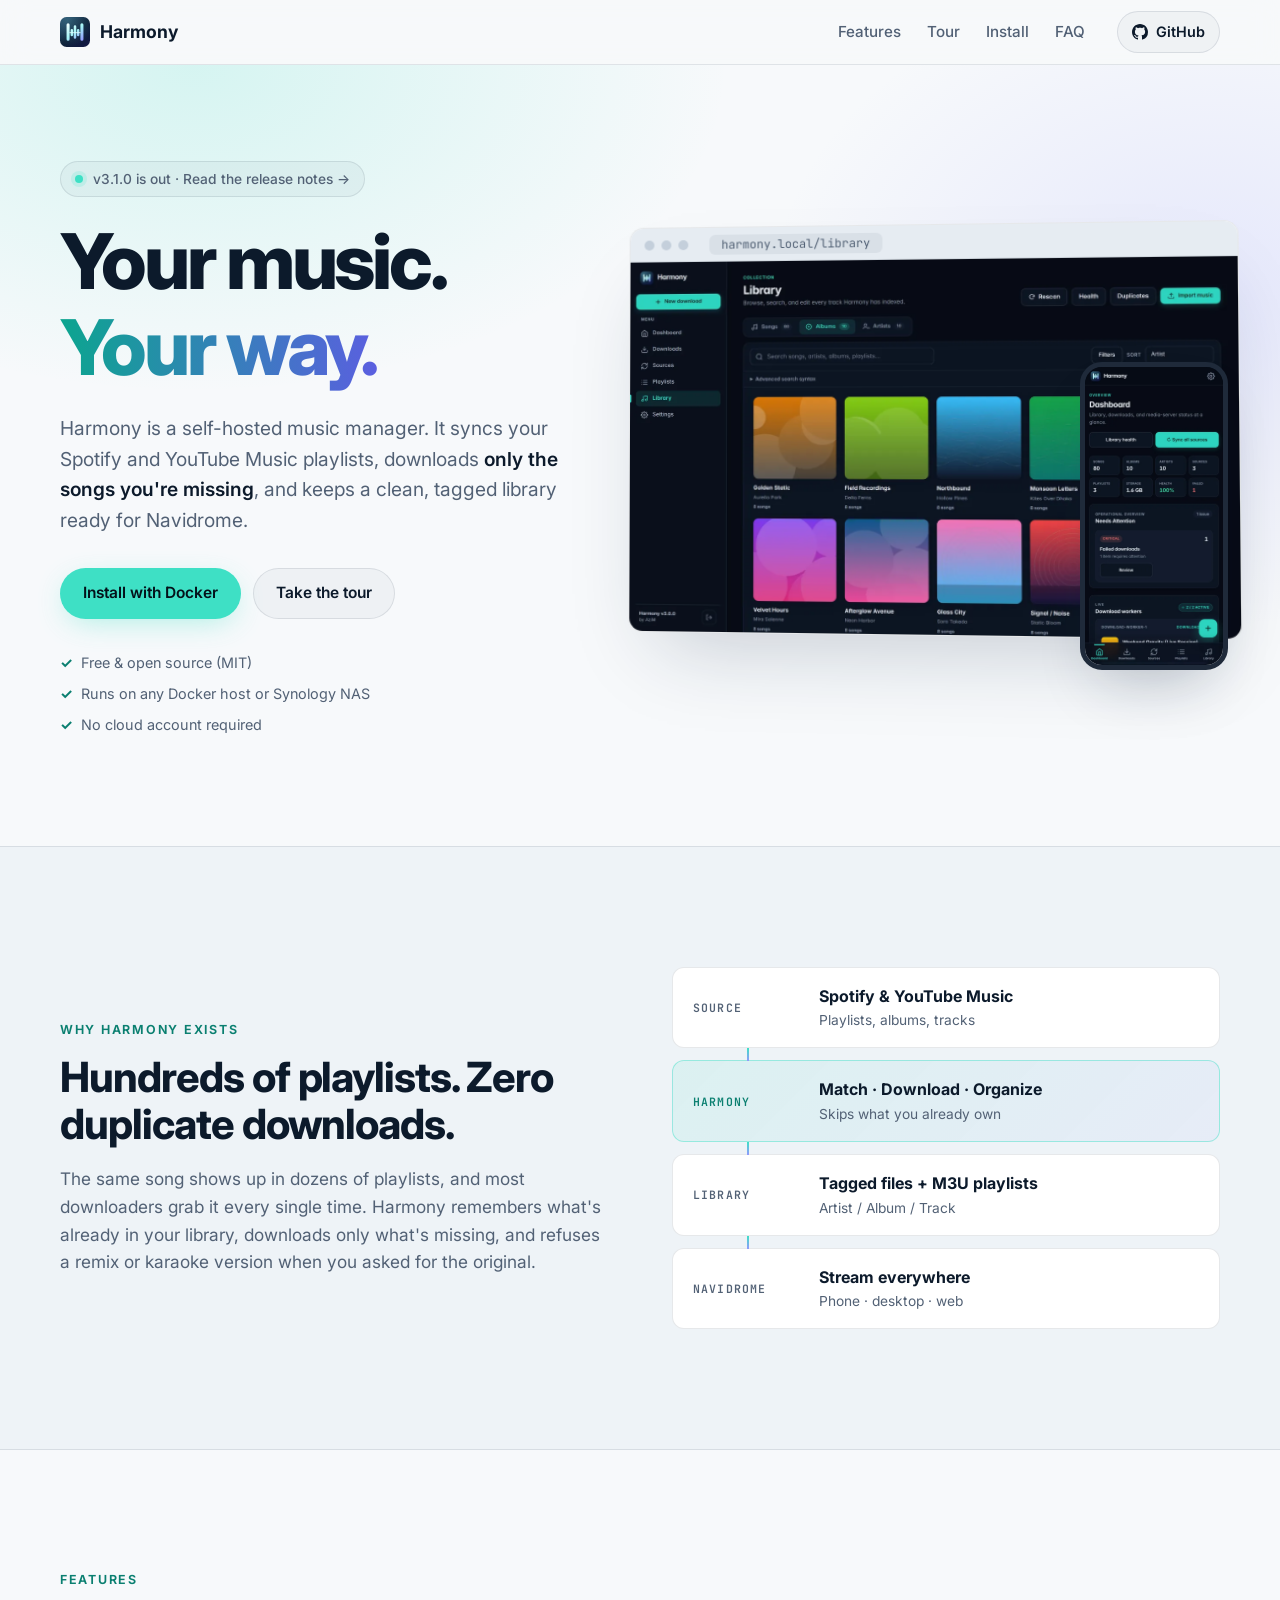
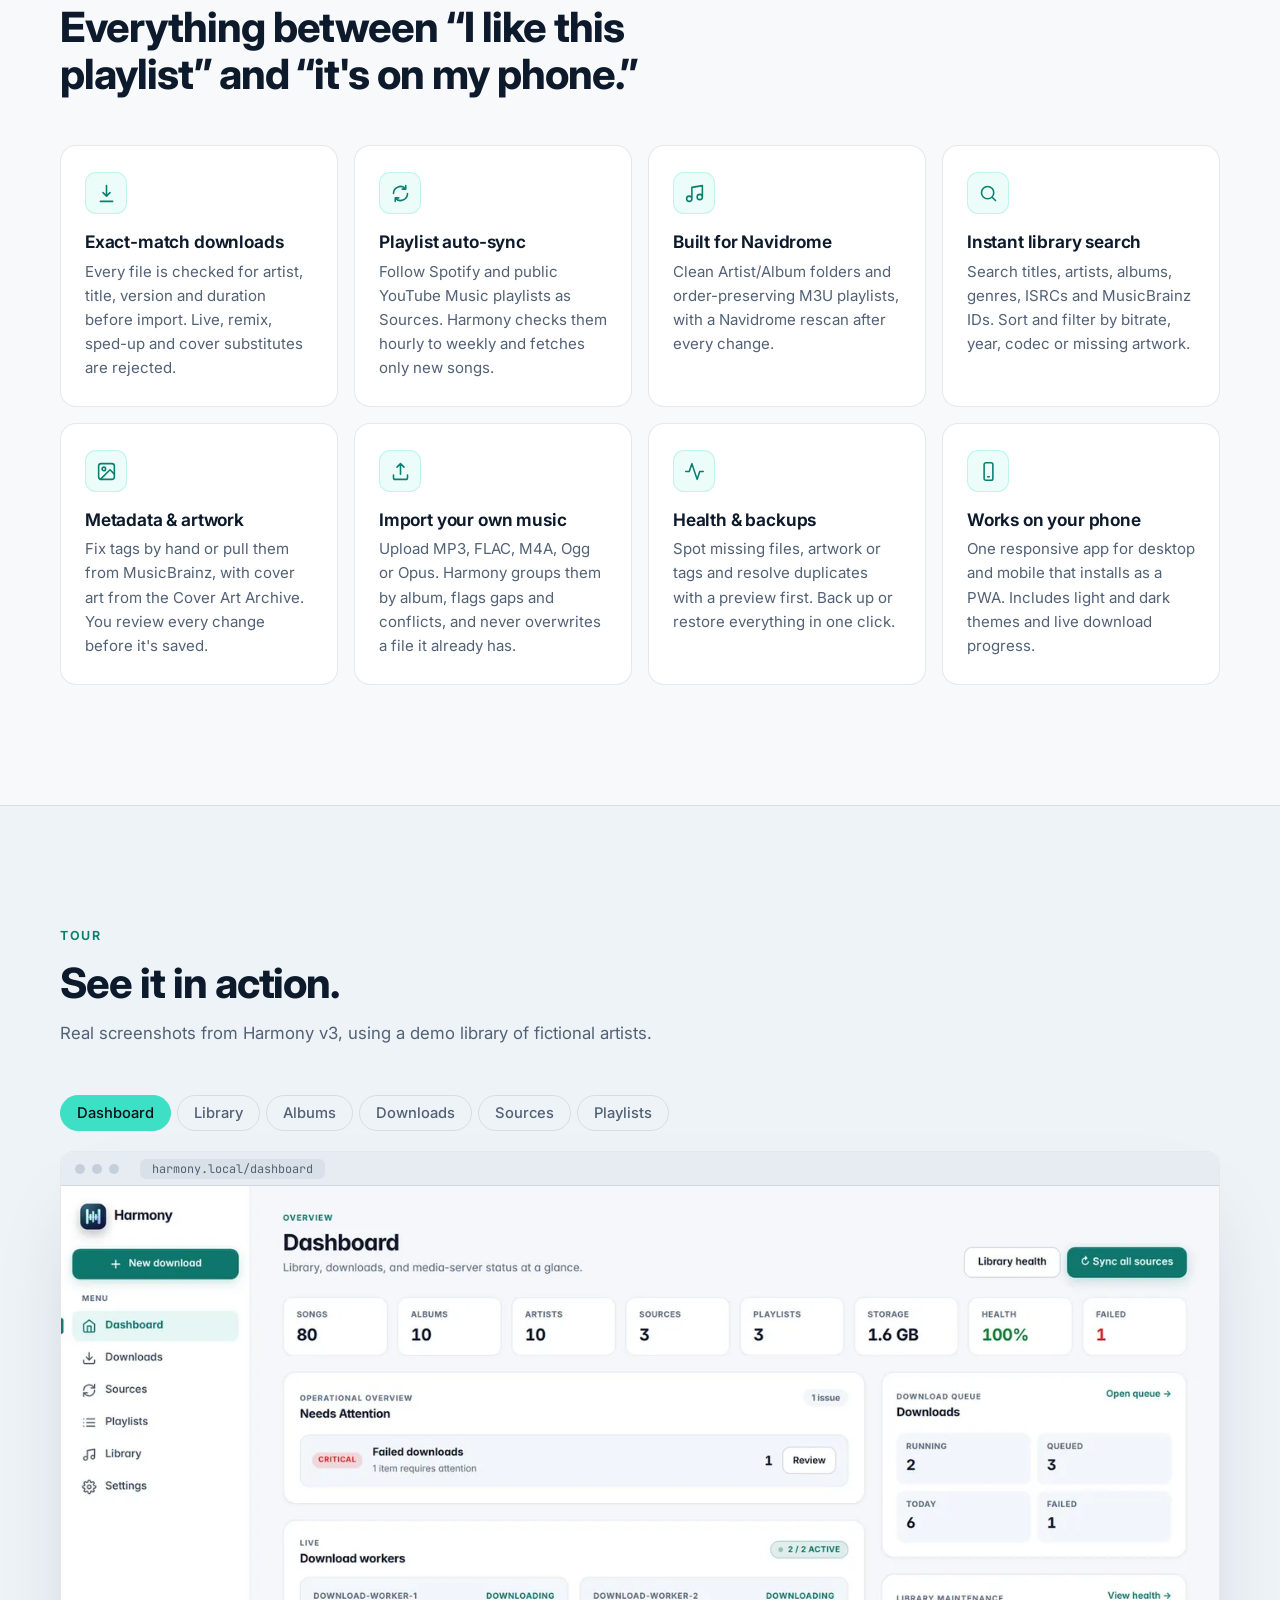
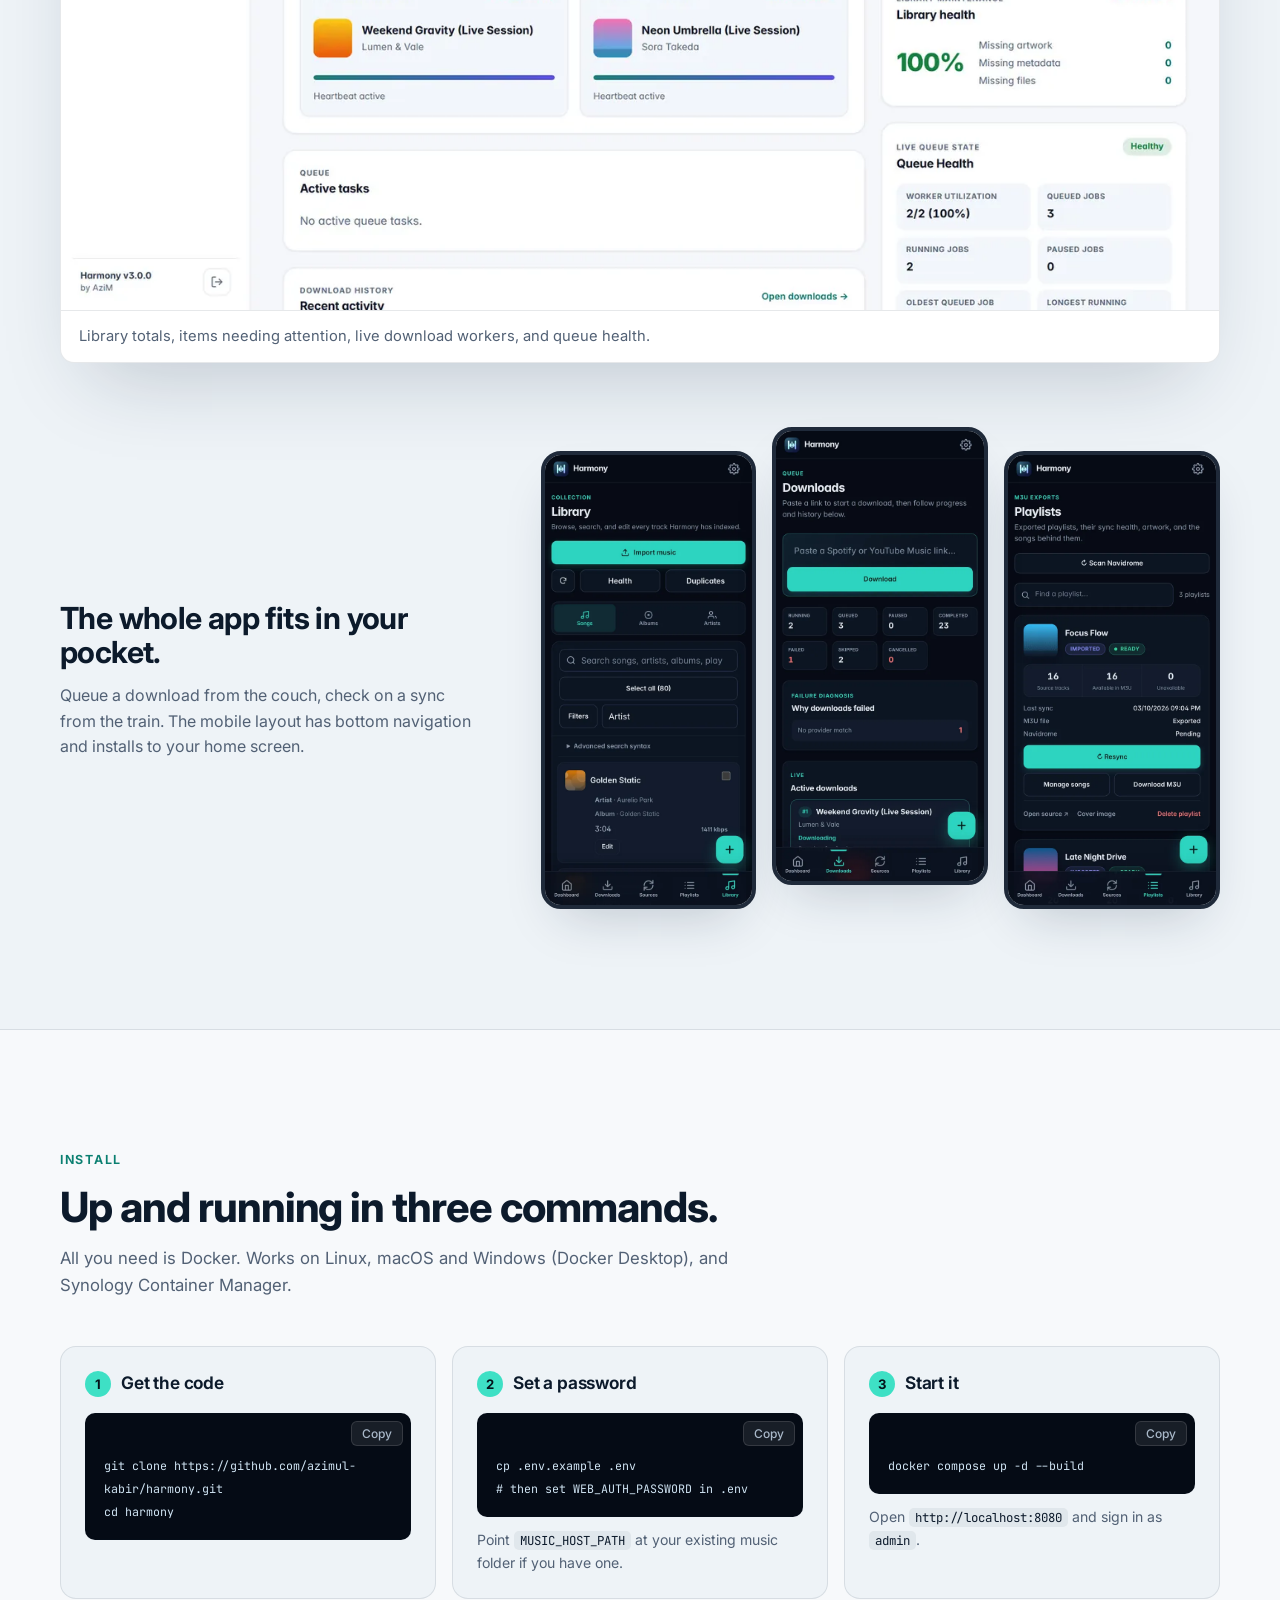
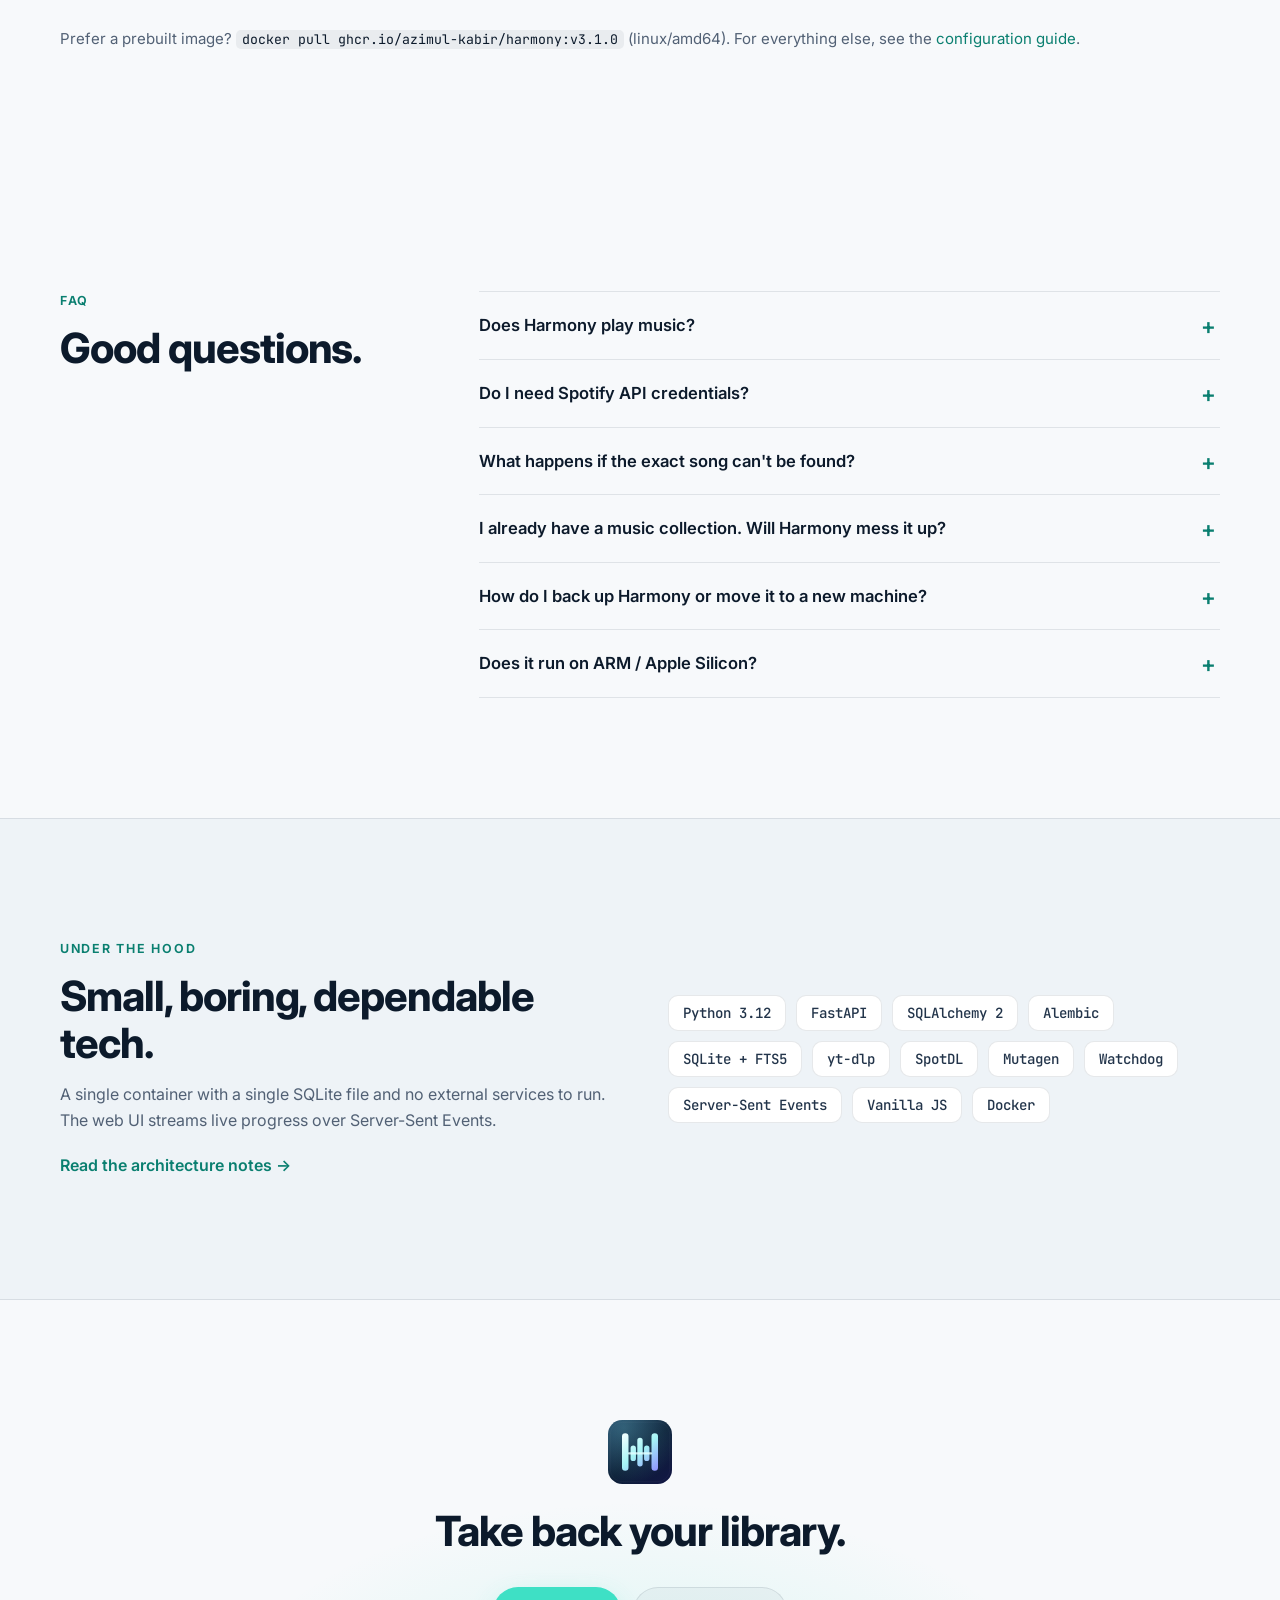
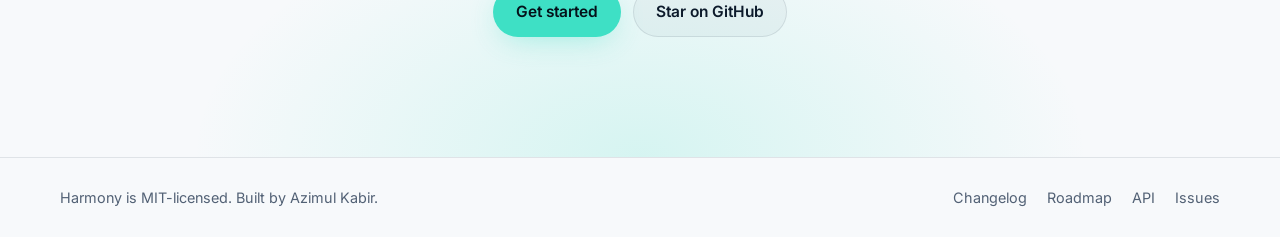
<file: index.html>
<!doctype html>
<html lang="en">
  <head>
    <meta charset="utf-8">
    <meta name="viewport" content="width=device-width, initial-scale=1">
    <title>Harmony — Self-hosted music library for Navidrome</title>
    <meta name="description" content="Harmony is a free, open-source, self-hosted music manager. Sync Spotify and YouTube Music playlists, download only what's missing, and keep a clean, tagged library for Navidrome. Runs in Docker.">
    <meta name="color-scheme" content="dark light">
    <meta name="theme-color" content="#08111f" media="(prefers-color-scheme: dark)">
    <meta name="theme-color" content="#f7f9fb" media="(prefers-color-scheme: light)">
    <meta name="author" content="Azimul Kabir">
    <link rel="author" href="https://www.azimulkabir.com">
    <link rel="canonical" href="https://harmony.azimulkabir.com/">
    <meta property="og:type" content="website">
    <meta property="og:title" content="Harmony — Your music. Your way.">
    <meta property="og:description" content="Self-hosted music acquisition, playlist sync, and library management for Navidrome.">
    <meta property="og:url" content="https://harmony.azimulkabir.com/">
    <meta property="og:image" content="https://harmony.azimulkabir.com/assets/og.jpg">
    <meta name="twitter:card" content="summary_large_image">
    <link rel="icon" href="assets/icon.svg" type="image/svg+xml">
    <link rel="apple-touch-icon" href="assets/apple-touch-icon.png">
    <link rel="preconnect" href="https://fonts.googleapis.com">
    <link rel="preconnect" href="https://fonts.gstatic.com" crossorigin>
    <link rel="stylesheet" href="https://fonts.googleapis.com/css2?family=Inter:wght@400;500;600;700;800&family=JetBrains+Mono:wght@400;500&display=swap">
    <link rel="stylesheet" href="styles.css">
    <script src="main.js" defer></script>
  </head>
  <body>
    <a class="skip" href="#main">Skip to content</a>

    <header class="nav">
      <div class="wrap nav-inner">
        <a class="brand" href="#top" aria-label="Harmony home">
          <img src="assets/icon.svg" alt="" width="30" height="30"> Harmony
        </a>
        <nav aria-label="Primary">
          <a href="#features">Features</a>
          <a href="#tour">Tour</a>
          <a href="#install">Install</a>
          <a href="#faq">FAQ</a>
        </nav>
        <a class="btn btn-ghost btn-sm" href="https://github.com/azimul-kabir/harmony">
          <svg aria-hidden="true" viewBox="0 0 16 16" width="16" height="16"><path fill="currentColor" d="M8 0C3.58 0 0 3.58 0 8c0 3.54 2.29 6.53 5.47 7.59.4.07.55-.17.55-.38 0-.19-.01-.82-.01-1.49-2.01.37-2.53-.49-2.69-.94-.09-.23-.48-.94-.82-1.13-.28-.15-.68-.52-.01-.53.63-.01 1.08.58 1.23.82.72 1.21 1.87.87 2.33.66.07-.52.28-.87.51-1.07-1.78-.2-3.64-.89-3.64-3.95 0-.87.31-1.59.82-2.15-.08-.2-.36-1.02.08-2.12 0 0 .67-.21 2.2.82.64-.18 1.32-.27 2-.27.68 0 1.36.09 2 .27 1.53-1.04 2.2-.82 2.2-.82.44 1.1.16 1.92.08 2.12.51.56.82 1.27.82 2.15 0 3.07-1.87 3.75-3.65 3.95.29.25.54.73.54 1.48 0 1.07-.01 1.93-.01 2.2 0 .21.15.46.55.38A8.013 8.013 0 0016 8c0-4.42-3.58-8-8-8z"/></svg>
          GitHub
        </a>
      </div>
    </header>

    <main id="main">
      <!-- Hero -->
      <section class="hero" id="top">
        <div class="wrap hero-grid">
          <div class="hero-copy">
            <a class="pill" href="https://github.com/azimul-kabir/harmony/releases">
              <span class="dot"></span> v3.1.0 is out · Read the release notes →
            </a>
            <h1>Your music.<br><span class="grad">Your way.</span></h1>
            <p class="lede">
              Harmony is a self-hosted music manager. It syncs your Spotify and YouTube Music
              playlists, downloads <em>only the songs you're missing</em>, and keeps a clean,
              tagged library ready for Navidrome.
            </p>
            <div class="cta">
              <a class="btn btn-primary" href="#install">Install with Docker</a>
              <a class="btn btn-ghost" href="#tour">Take the tour</a>
            </div>
            <ul class="facts" aria-label="At a glance">
              <li>Free &amp; open source (MIT)</li>
              <li>Runs on any Docker host or Synology NAS</li>
              <li>No cloud account required</li>
            </ul>
          </div>
          <div class="hero-visual" aria-hidden="true">
            <div class="window">
              <div class="window-bar"><i></i><i></i><i></i><span>harmony.local/library</span></div>
              <img src="assets/shots/desktop-albums.webp" alt="" width="1400" height="875" fetchpriority="high">
            </div>
            <img class="phone" src="assets/shots/mobile-dashboard.webp" alt="" width="560" height="1212">
          </div>
        </div>
      </section>

      <!-- Problem / flow -->
      <section class="section why">
        <div class="wrap">
          <div class="why-grid">
            <div>
              <p class="eyebrow">Why Harmony exists</p>
              <h2>Hundreds of playlists. Zero duplicate downloads.</h2>
              <p>
                The same song shows up in dozens of playlists, and most downloaders grab it every
                single time. Harmony remembers what's already in your library, downloads only what's
                missing, and refuses a remix or karaoke version when you asked for the original.
              </p>
            </div>
            <ol class="flow" aria-label="How music flows through Harmony">
              <li><span class="flow-tag">Source</span><strong>Spotify &amp; YouTube Music</strong><small>Playlists, albums, tracks</small></li>
              <li class="flow-main"><span class="flow-tag">Harmony</span><strong>Match · Download · Organize</strong><small>Skips what you already own</small></li>
              <li><span class="flow-tag">Library</span><strong>Tagged files + M3U playlists</strong><small>Artist / Album / Track</small></li>
              <li><span class="flow-tag">Navidrome</span><strong>Stream everywhere</strong><small>Phone · desktop · web</small></li>
            </ol>
          </div>
        </div>
      </section>

      <!-- Features -->
      <section class="section" id="features">
        <div class="wrap">
          <div class="head">
            <p class="eyebrow">Features</p>
            <h2>Everything between “I like this playlist” and “it's on my phone.”</h2>
          </div>
          <div class="features">
            <article class="card">
              <div class="ico"><svg viewBox="0 0 24 24"><path d="M12 3v12m0 0-4-4m4 4 4-4M5 21h14"/></svg></div>
              <h3>Exact-match downloads</h3>
              <p>Every file is checked for artist, title, version and duration before import. Live, remix, sped-up and cover substitutes are rejected.</p>
            </article>
            <article class="card">
              <div class="ico"><svg viewBox="0 0 24 24"><path d="M4 12a8 8 0 0 1 14-5.3M20 12a8 8 0 0 1-14 5.3M18 3v4h-4M6 21v-4h4"/></svg></div>
              <h3>Playlist auto-sync</h3>
              <p>Follow Spotify and public YouTube Music playlists as Sources. Harmony checks them hourly to weekly and fetches only new songs.</p>
            </article>
            <article class="card">
              <div class="ico"><svg viewBox="0 0 24 24"><path d="M9 18V5l12-2v13M9 18a3 3 0 1 1-6 0 3 3 0 0 1 6 0Zm12-2a3 3 0 1 1-6 0 3 3 0 0 1 6 0Z"/></svg></div>
              <h3>Built for Navidrome</h3>
              <p>Clean Artist/Album folders and order-preserving M3U playlists, with a Navidrome rescan after every change.</p>
            </article>
            <article class="card">
              <div class="ico"><svg viewBox="0 0 24 24"><circle cx="11" cy="11" r="7"/><path d="m20 20-3.5-3.5"/></svg></div>
              <h3>Instant library search</h3>
              <p>Search titles, artists, albums, genres, ISRCs and MusicBrainz IDs. Sort and filter by bitrate, year, codec or missing artwork.</p>
            </article>
            <article class="card">
              <div class="ico"><svg viewBox="0 0 24 24"><rect x="3" y="3" width="18" height="18" rx="3"/><circle cx="9" cy="9" r="2"/><path d="m21 15-5-5L5 21"/></svg></div>
              <h3>Metadata &amp; artwork</h3>
              <p>Fix tags by hand or pull them from MusicBrainz, with cover art from the Cover Art Archive. You review every change before it's saved.</p>
            </article>
            <article class="card">
              <div class="ico"><svg viewBox="0 0 24 24"><path d="M4 16v3a2 2 0 0 0 2 2h12a2 2 0 0 0 2-2v-3M12 3v12m0-12-4 4m4-4 4 4"/></svg></div>
              <h3>Import your own music</h3>
              <p>Upload MP3, FLAC, M4A, Ogg or Opus. Harmony groups them by album, flags gaps and conflicts, and never overwrites a file it already has.</p>
            </article>
            <article class="card">
              <div class="ico"><svg viewBox="0 0 24 24"><path d="M22 12h-4l-3 9L9 3l-3 9H2"/></svg></div>
              <h3>Health &amp; backups</h3>
              <p>Spot missing files, artwork or tags and resolve duplicates with a preview first. Back up or restore everything in one click.</p>
            </article>
            <article class="card">
              <div class="ico"><svg viewBox="0 0 24 24"><rect x="7" y="2" width="10" height="20" rx="2"/><path d="M11 18h2"/></svg></div>
              <h3>Works on your phone</h3>
              <p>One responsive app for desktop and mobile that installs as a PWA. Includes light and dark themes and live download progress.</p>
            </article>
          </div>
        </div>
      </section>

      <!-- Tour -->
      <section class="section tour" id="tour">
        <div class="wrap">
          <div class="head">
            <p class="eyebrow">Tour</p>
            <h2>See it in action.</h2>
            <p class="sub">Real screenshots from Harmony v3, using a demo library of fictional artists.</p>
          </div>

          <div class="tabs" role="tablist" aria-label="Screenshots">
            <button role="tab" aria-selected="true" data-shot="dashboard">Dashboard</button>
            <button role="tab" aria-selected="false" data-shot="library">Library</button>
            <button role="tab" aria-selected="false" data-shot="albums">Albums</button>
            <button role="tab" aria-selected="false" data-shot="downloads">Downloads</button>
            <button role="tab" aria-selected="false" data-shot="sources">Sources</button>
            <button role="tab" aria-selected="false" data-shot="playlists">Playlists</button>
          </div>
          <figure class="window tour-window" role="tabpanel">
            <div class="window-bar"><i></i><i></i><i></i><span id="tour-url">harmony.local/dashboard</span></div>
            <img id="tour-img" src="assets/shots/desktop-dashboard.webp" width="1400" height="875" loading="lazy"
                 alt="Dashboard with library totals, attention items, live download workers, and queue health">
            <figcaption id="tour-cap">Library totals, items needing attention, live download workers, and queue health.</figcaption>
          </figure>

          <div class="mobile-row">
            <div class="mobile-copy">
              <h3>The whole app fits in your pocket.</h3>
              <p>Queue a download from the couch, check on a sync from the train. The mobile layout has bottom navigation and installs to your home screen.</p>
            </div>
            <div class="phones">
              <img src="assets/shots/mobile-library.webp" width="560" height="1212" loading="lazy" alt="Mobile library with song cards">
              <img src="assets/shots/mobile-downloads.webp" width="560" height="1212" loading="lazy" alt="Mobile downloads page">
              <img src="assets/shots/mobile-playlists.webp" width="560" height="1212" loading="lazy" alt="Mobile playlist cards">
            </div>
          </div>
        </div>
      </section>

      <!-- Install -->
      <section class="section" id="install">
        <div class="wrap">
          <div class="head">
            <p class="eyebrow">Install</p>
            <h2>Up and running in three commands.</h2>
            <p class="sub">All you need is Docker. Works on Linux, macOS and Windows (Docker Desktop), and Synology Container Manager.</p>
          </div>
          <ol class="steps">
            <li>
              <h3>Get the code</h3>
              <div class="code"><pre><code>git clone https://github.com/azimul-kabir/harmony.git
cd harmony</code></pre><button class="copy" type="button">Copy</button></div>
            </li>
            <li>
              <h3>Set a password</h3>
              <div class="code"><pre><code>cp .env.example .env
# then set WEB_AUTH_PASSWORD in .env</code></pre><button class="copy" type="button">Copy</button></div>
              <p class="note">Point <code>MUSIC_HOST_PATH</code> at your existing music folder if you have one.</p>
            </li>
            <li>
              <h3>Start it</h3>
              <div class="code"><pre><code>docker compose up -d --build</code></pre><button class="copy" type="button">Copy</button></div>
              <p class="note">Open <code>http://localhost:8080</code> and sign in as <code>admin</code>.</p>
            </li>
          </ol>
          <p class="alt">
            Prefer a prebuilt image? <code>docker pull ghcr.io/azimul-kabir/harmony:v3.1.0</code> (linux/amd64).
            For everything else, see the <a href="https://github.com/azimul-kabir/harmony/blob/main/docs/configuration.md">configuration guide</a>.
          </p>
        </div>
      </section>

      <!-- FAQ -->
      <section class="section" id="faq">
        <div class="wrap faq-grid">
          <div class="head">
            <p class="eyebrow">FAQ</p>
            <h2>Good questions.</h2>
          </div>
          <div class="faq">
            <details>
              <summary>Does Harmony play music?</summary>
              <p>No. Harmony gets, organizes and maintains your files. Playback is left to Navidrome or any media server that reads folders and M3U playlists. Pair it with a Subsonic client like Symfonium (Android), Amperfy (iOS) or Feishin (desktop).</p>
            </details>
            <details>
              <summary>Do I need Spotify API credentials?</summary>
              <p>No. Spotify credentials are optional and only needed if you explicitly turn on the official metadata API.</p>
            </details>
            <details>
              <summary>What happens if the exact song can't be found?</summary>
              <p>It stays marked as unavailable. Harmony won't quietly fill the gap with a live version, remix or cover just to make a playlist look complete.</p>
            </details>
            <details>
              <summary>I already have a music collection. Will Harmony mess it up?</summary>
              <p>Harmony indexes what's there and uses it to skip downloads you don't need. It never replaces an existing file automatically, and every destructive action asks you to confirm a preview first.</p>
            </details>
            <details>
              <summary>How do I back up Harmony or move it to a new machine?</summary>
              <p>Open <strong>Settings → Operations</strong> and choose <strong>Download backup</strong>. You get one ZIP with your library index, Sources, playlists, history, settings and cached artwork. On the new install, choose <strong>Restore backup</strong> and restart Harmony. Keep a copy of your music folder too; the music files themselves aren't in the backup.</p>
            </details>
            <details>
              <summary>Does it run on ARM / Apple Silicon?</summary>
              <p>The published image targets linux/amd64. On ARM hosts and Apple Silicon Macs, build locally with <code>docker compose up -d --build</code>.</p>
            </details>
          </div>
        </div>
      </section>

      <!-- Under the hood -->
      <section class="section stack" id="stack">
        <div class="wrap stack-inner">
          <div>
            <p class="eyebrow">Under the hood</p>
            <h2>Small, boring, dependable tech.</h2>
            <p>A single container with a single SQLite file and no external services to run. The web UI streams live progress over Server-Sent Events.</p>
            <a class="link" href="https://github.com/azimul-kabir/harmony/blob/main/docs/architecture.md">Read the architecture notes →</a>
          </div>
          <ul class="chips">
            <li>Python 3.12</li><li>FastAPI</li><li>SQLAlchemy 2</li><li>Alembic</li>
            <li>SQLite + FTS5</li><li>yt-dlp</li><li>SpotDL</li><li>Mutagen</li>
            <li>Watchdog</li><li>Server-Sent Events</li><li>Vanilla JS</li><li>Docker</li>
          </ul>
        </div>
      </section>

      <section class="section final">
        <div class="wrap final-inner">
          <img src="assets/icon.svg" alt="" width="64" height="64">
          <h2>Take back your library.</h2>
          <div class="cta">
            <a class="btn btn-primary" href="#install">Get started</a>
            <a class="btn btn-ghost" href="https://github.com/azimul-kabir/harmony">Star on GitHub</a>
          </div>
        </div>
      </section>
    </main>

    <footer class="footer">
      <div class="wrap footer-inner">
        <span>Harmony is MIT-licensed. Built by <a href="https://www.azimulkabir.com" rel="author">Azimul Kabir</a>.</span>
        <nav aria-label="Footer">
          <a href="https://github.com/azimul-kabir/harmony/blob/main/CHANGELOG.md">Changelog</a>
          <a href="https://github.com/azimul-kabir/harmony/blob/main/docs/roadmap.md">Roadmap</a>
          <a href="https://github.com/azimul-kabir/harmony/blob/main/docs/api.md">API</a>
          <a href="https://github.com/azimul-kabir/harmony/issues">Issues</a>
        </nav>
      </div>
    </footer>
  </body>
</html>
</file>
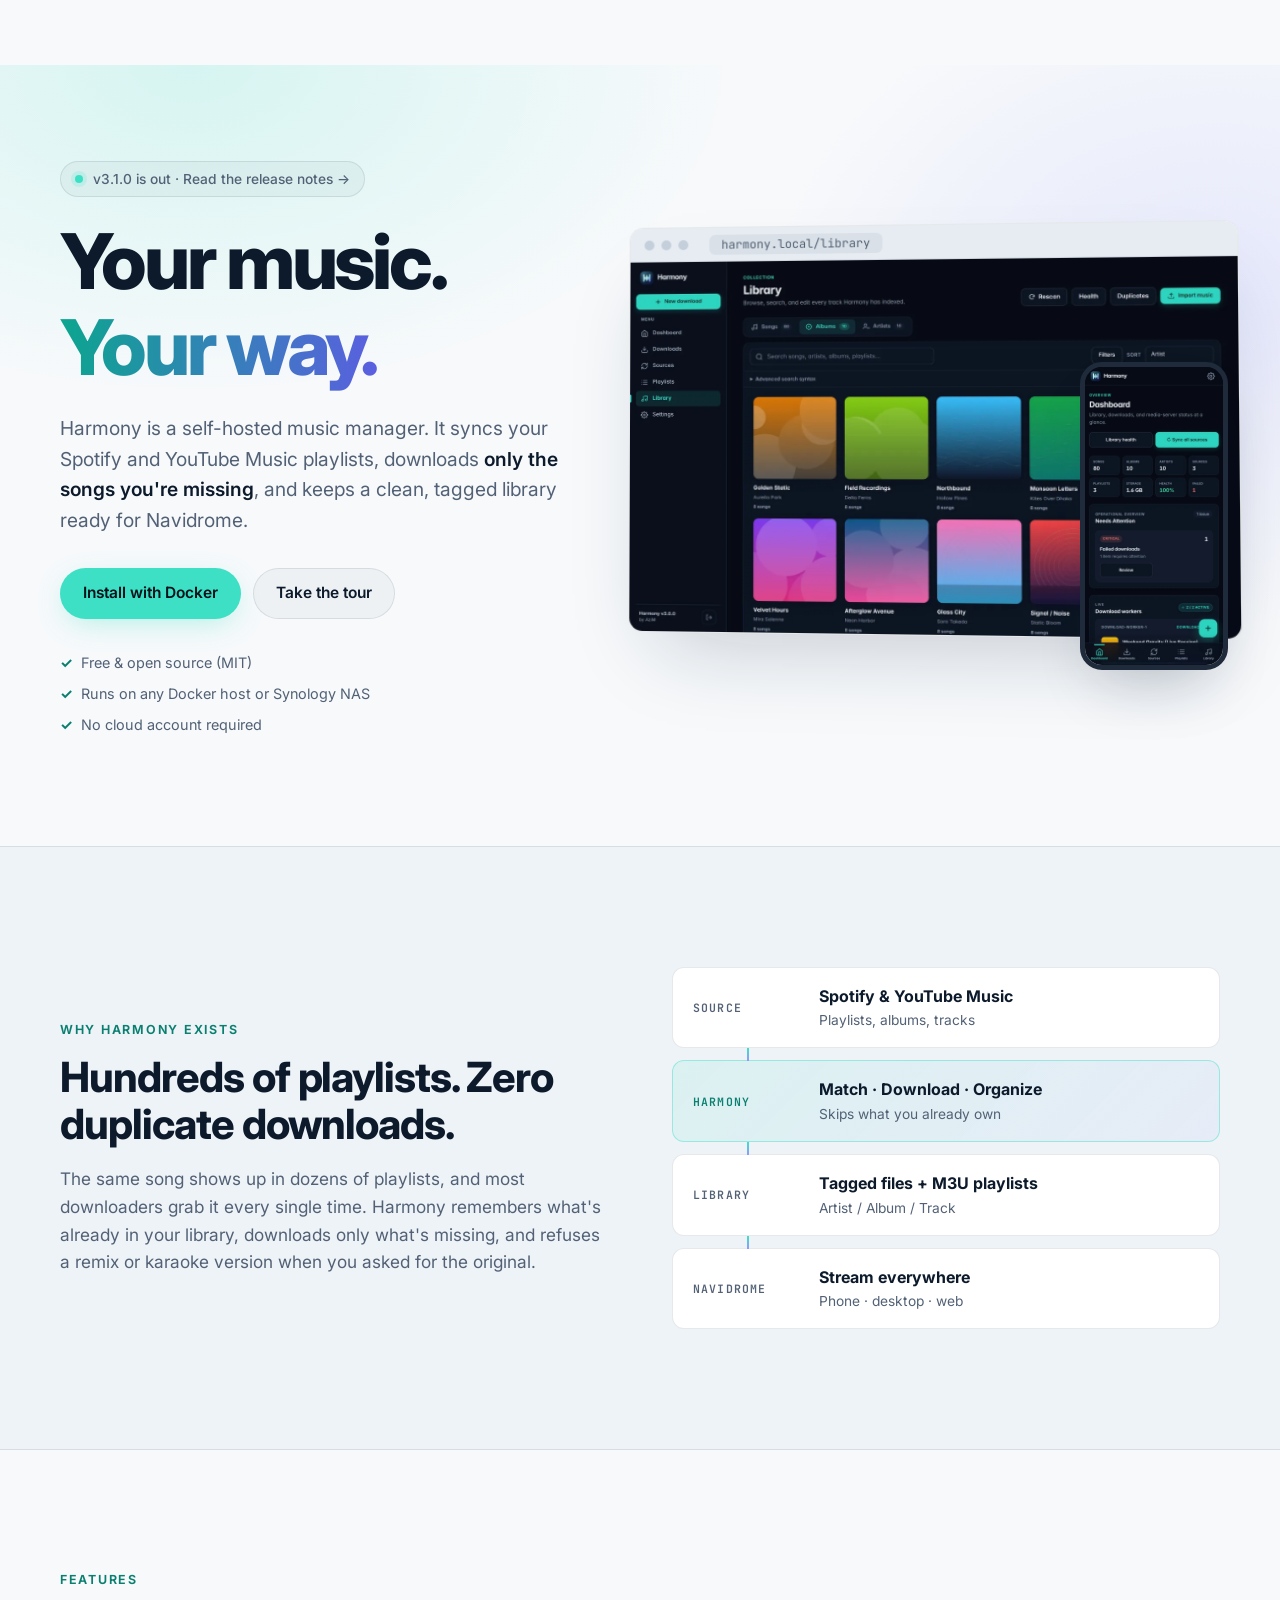
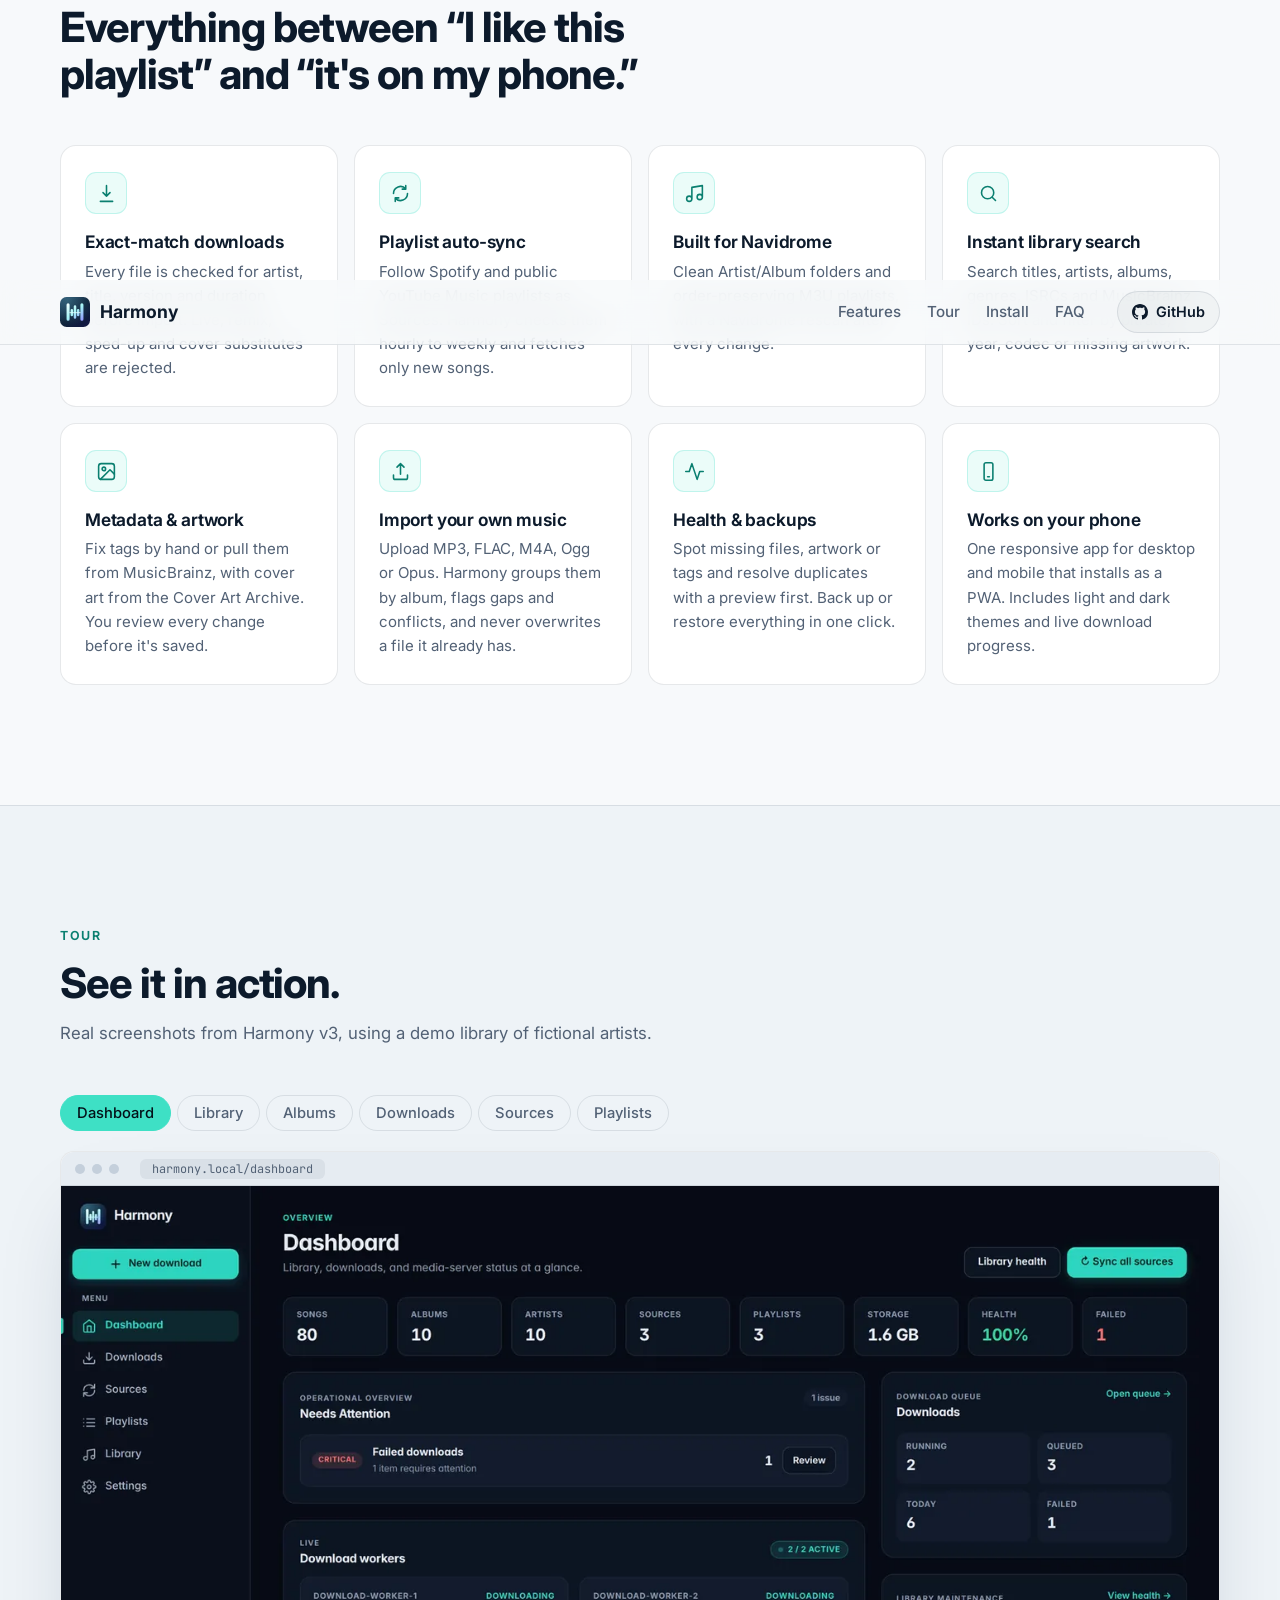
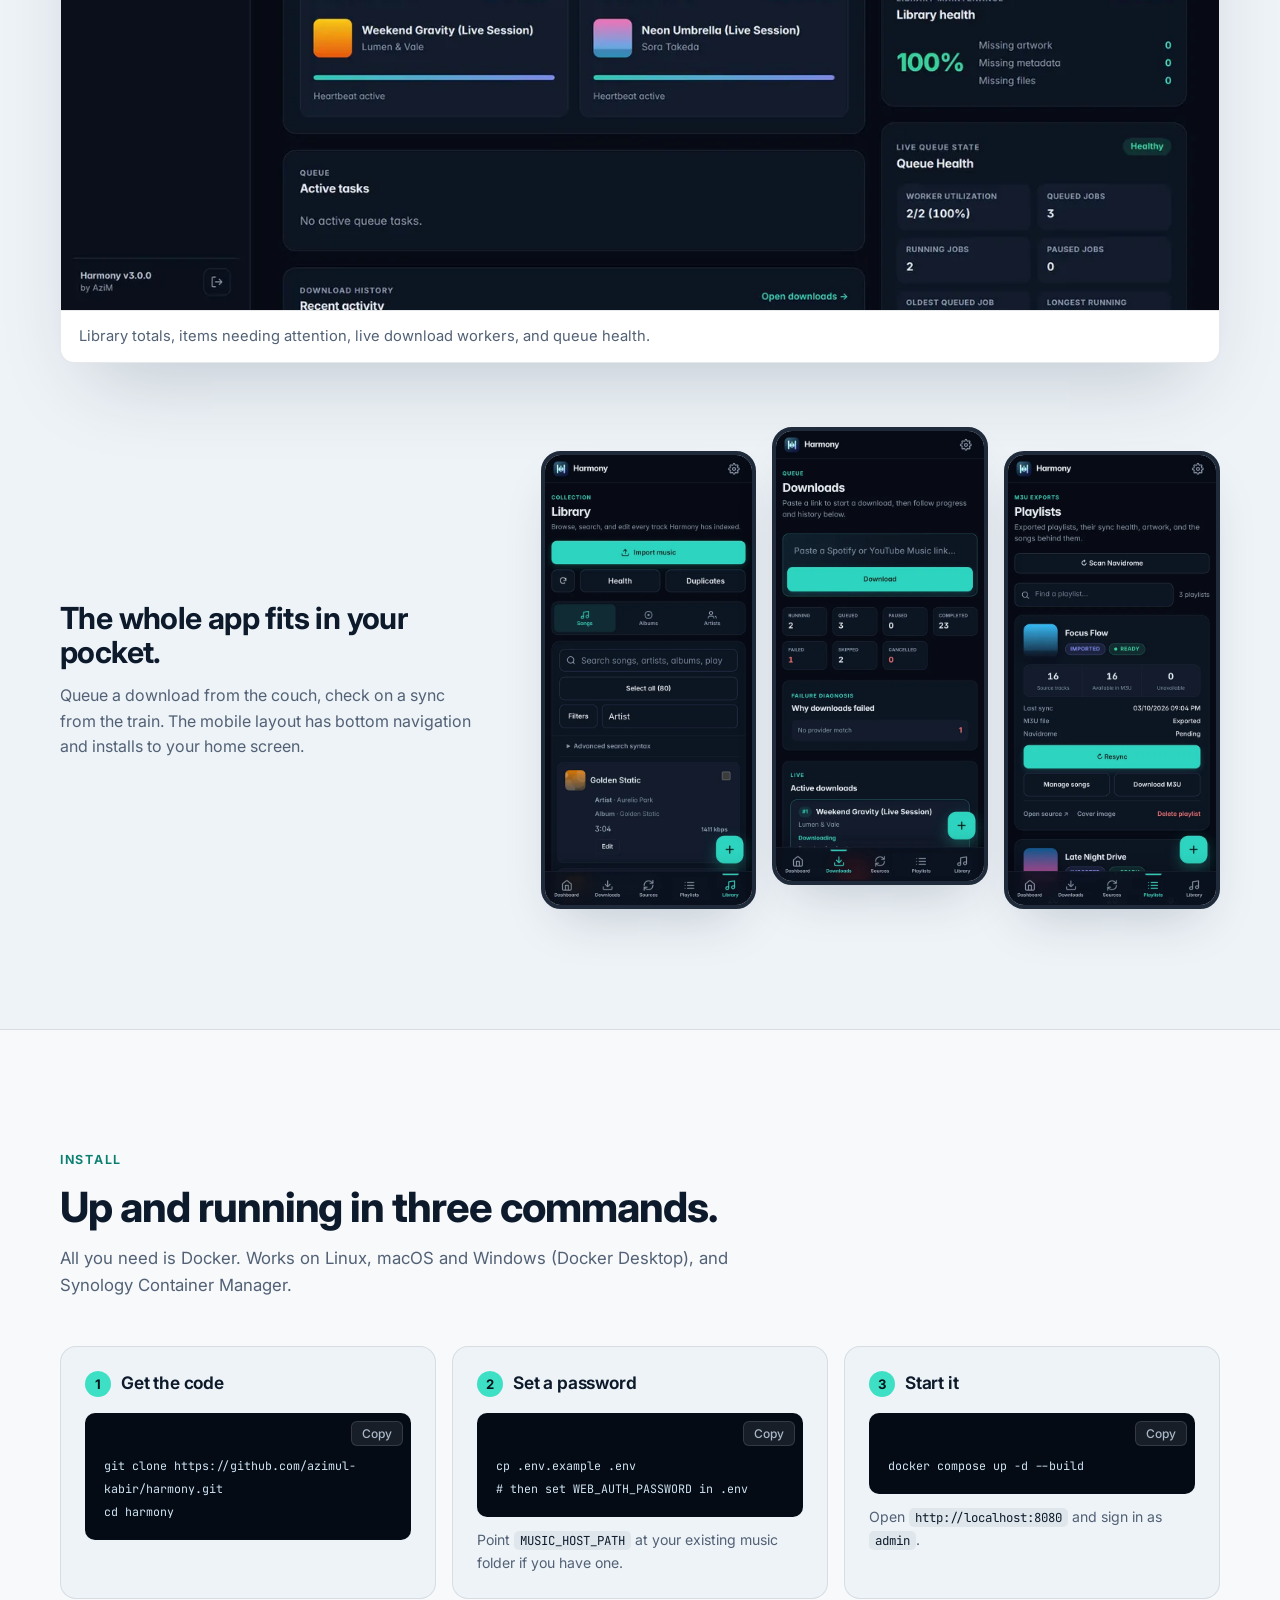
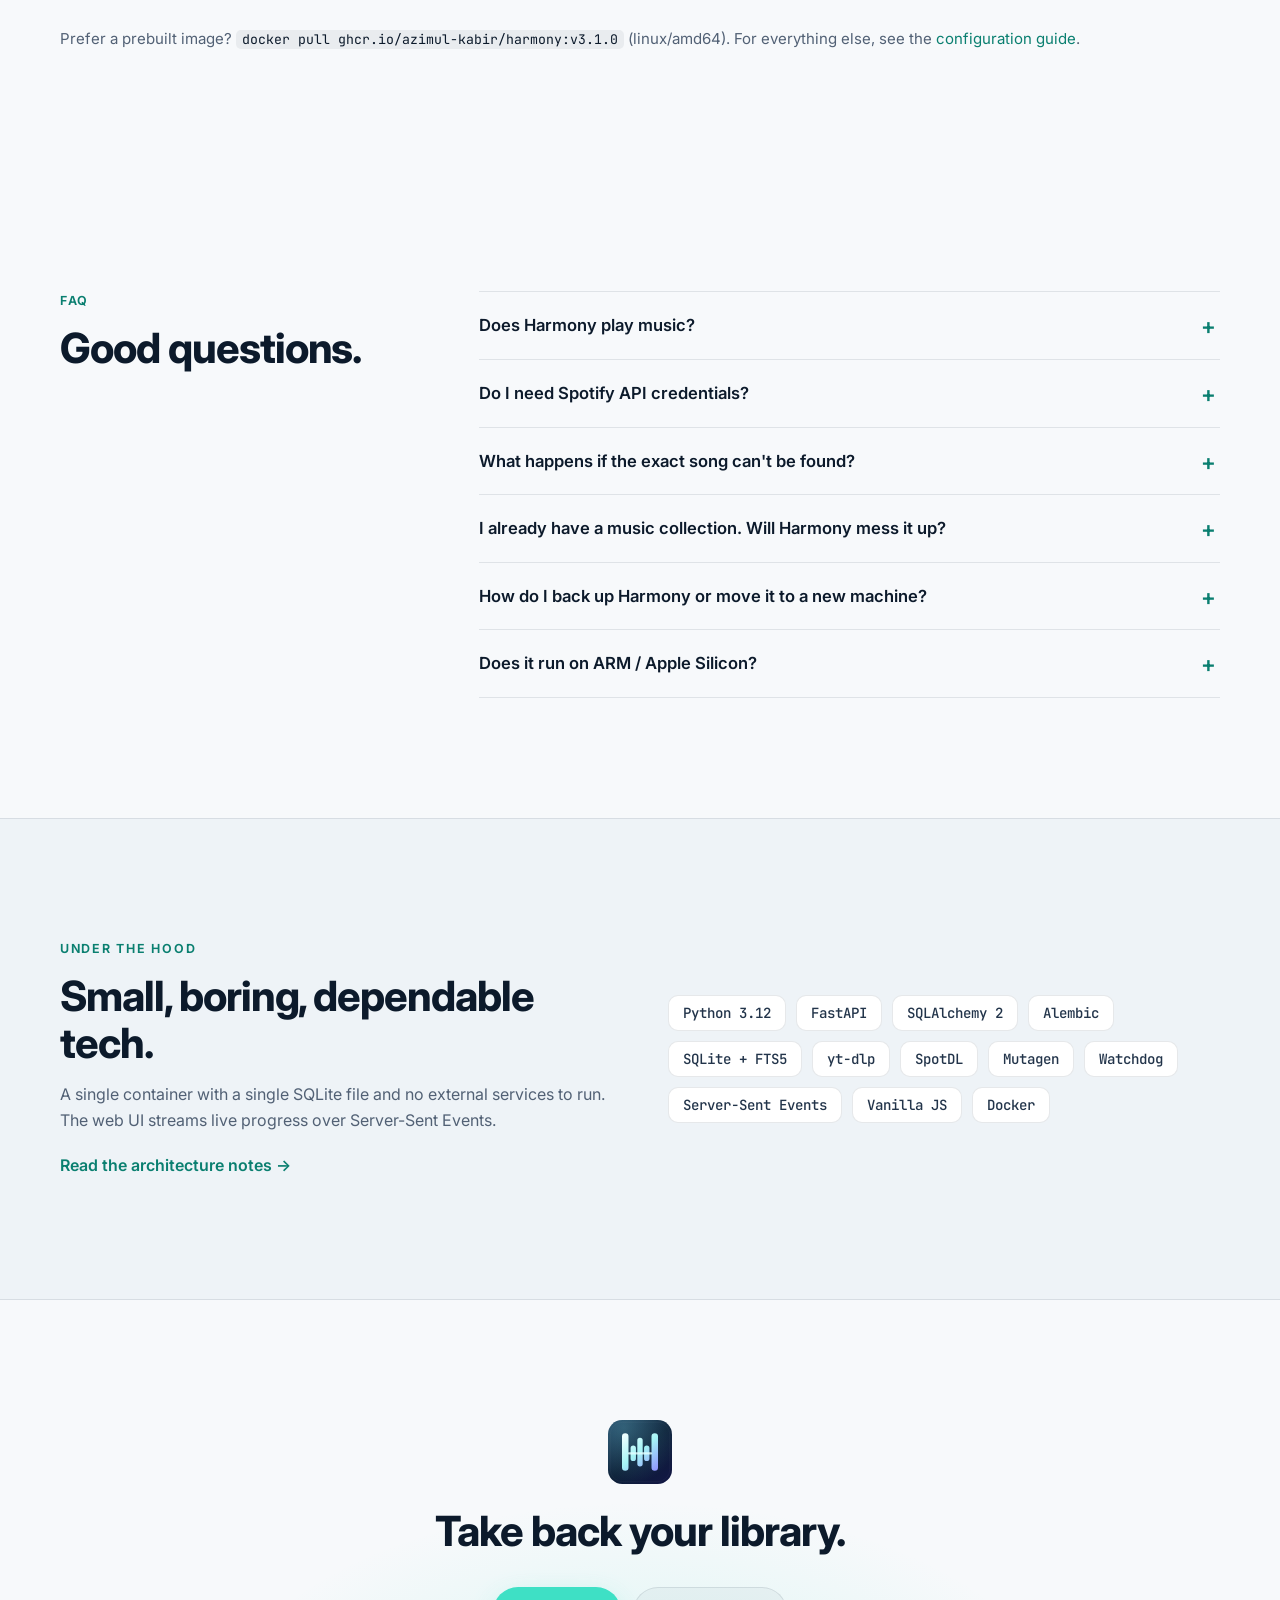
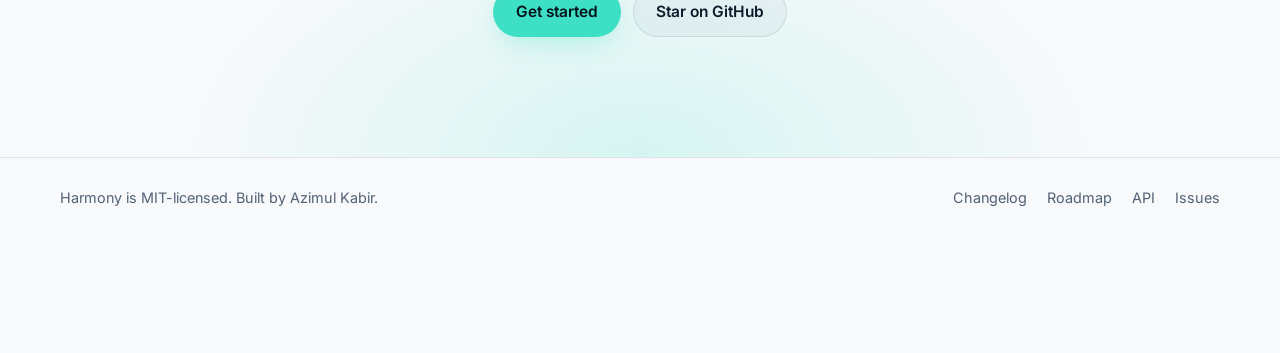
<file: developers.html>
<!doctype html>
<meta charset="utf-8">
<title>Harmony</title>
<link rel="canonical" href="https://harmony.azimulkabir.com/#stack">
<meta http-equiv="refresh" content="0; url=/#stack">
<p>This page moved to <a href="/#stack">harmony.azimulkabir.com/#stack</a>.</p>
</file>
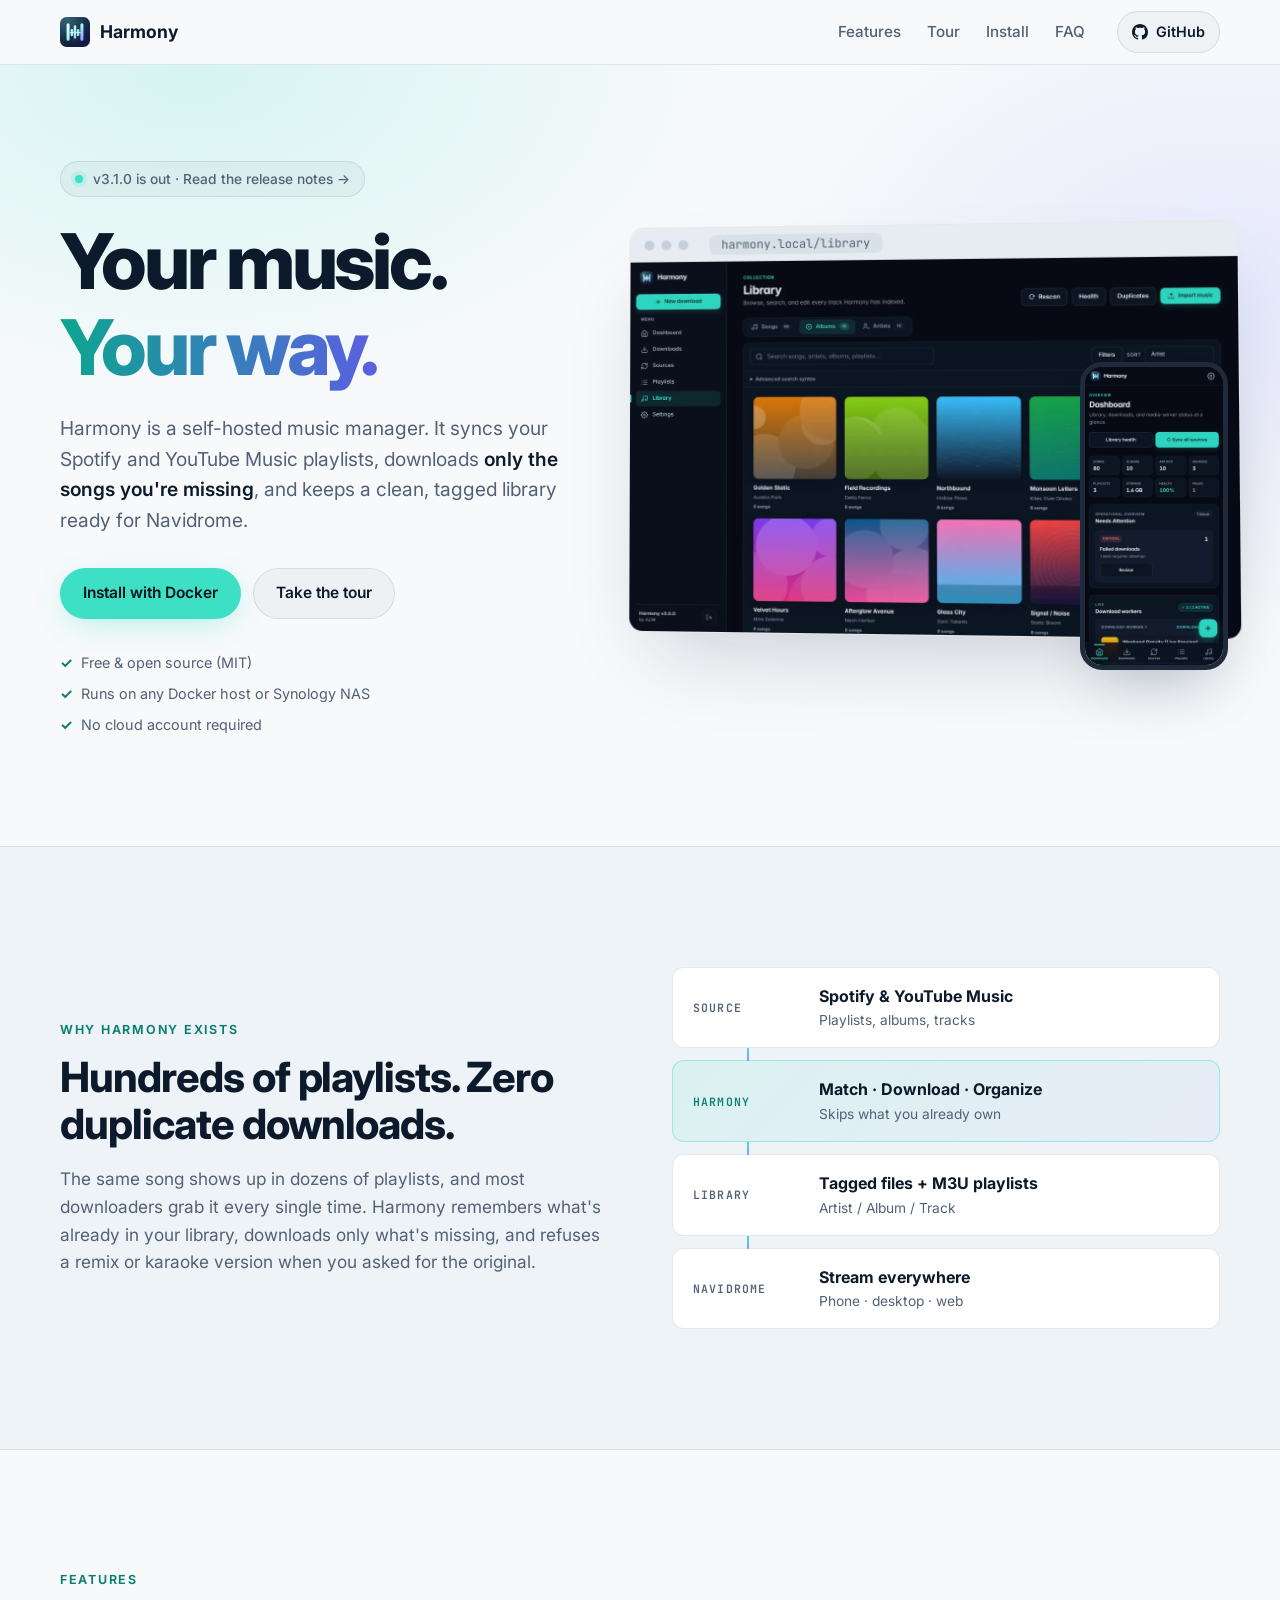
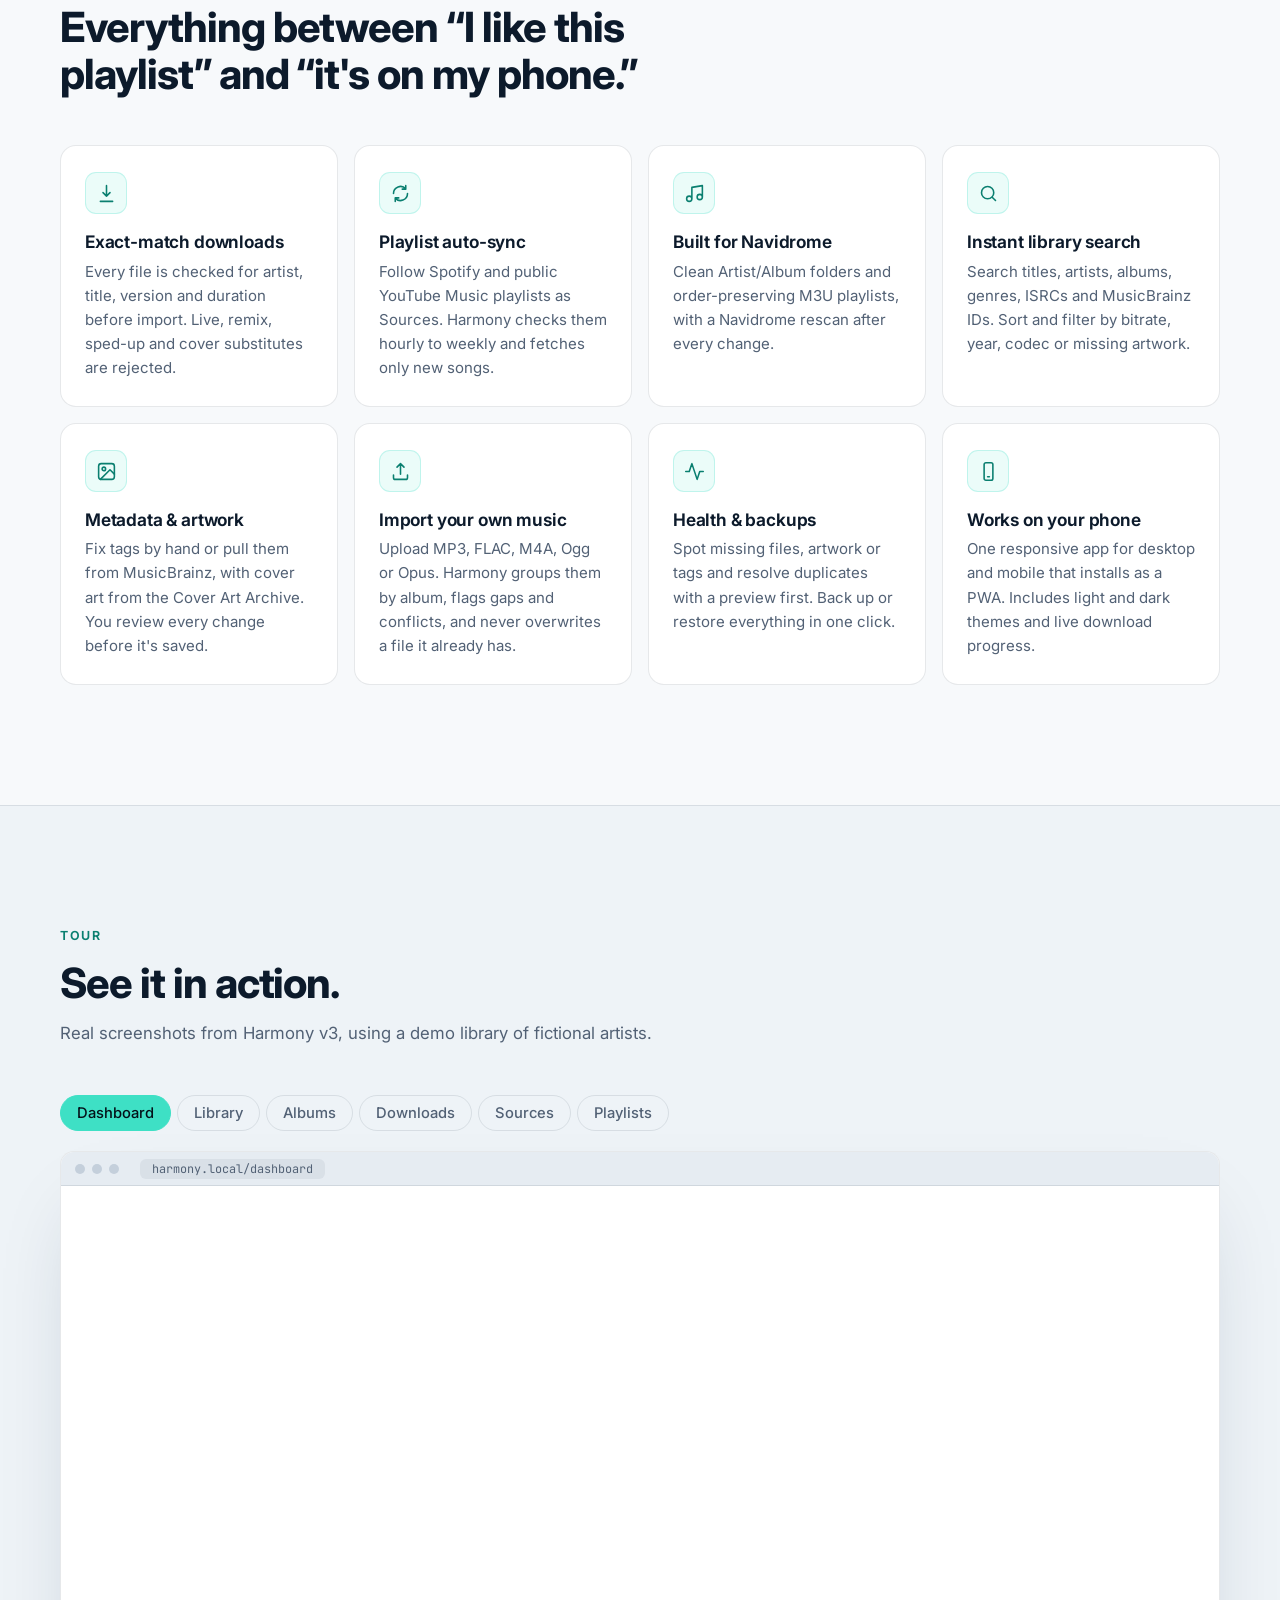
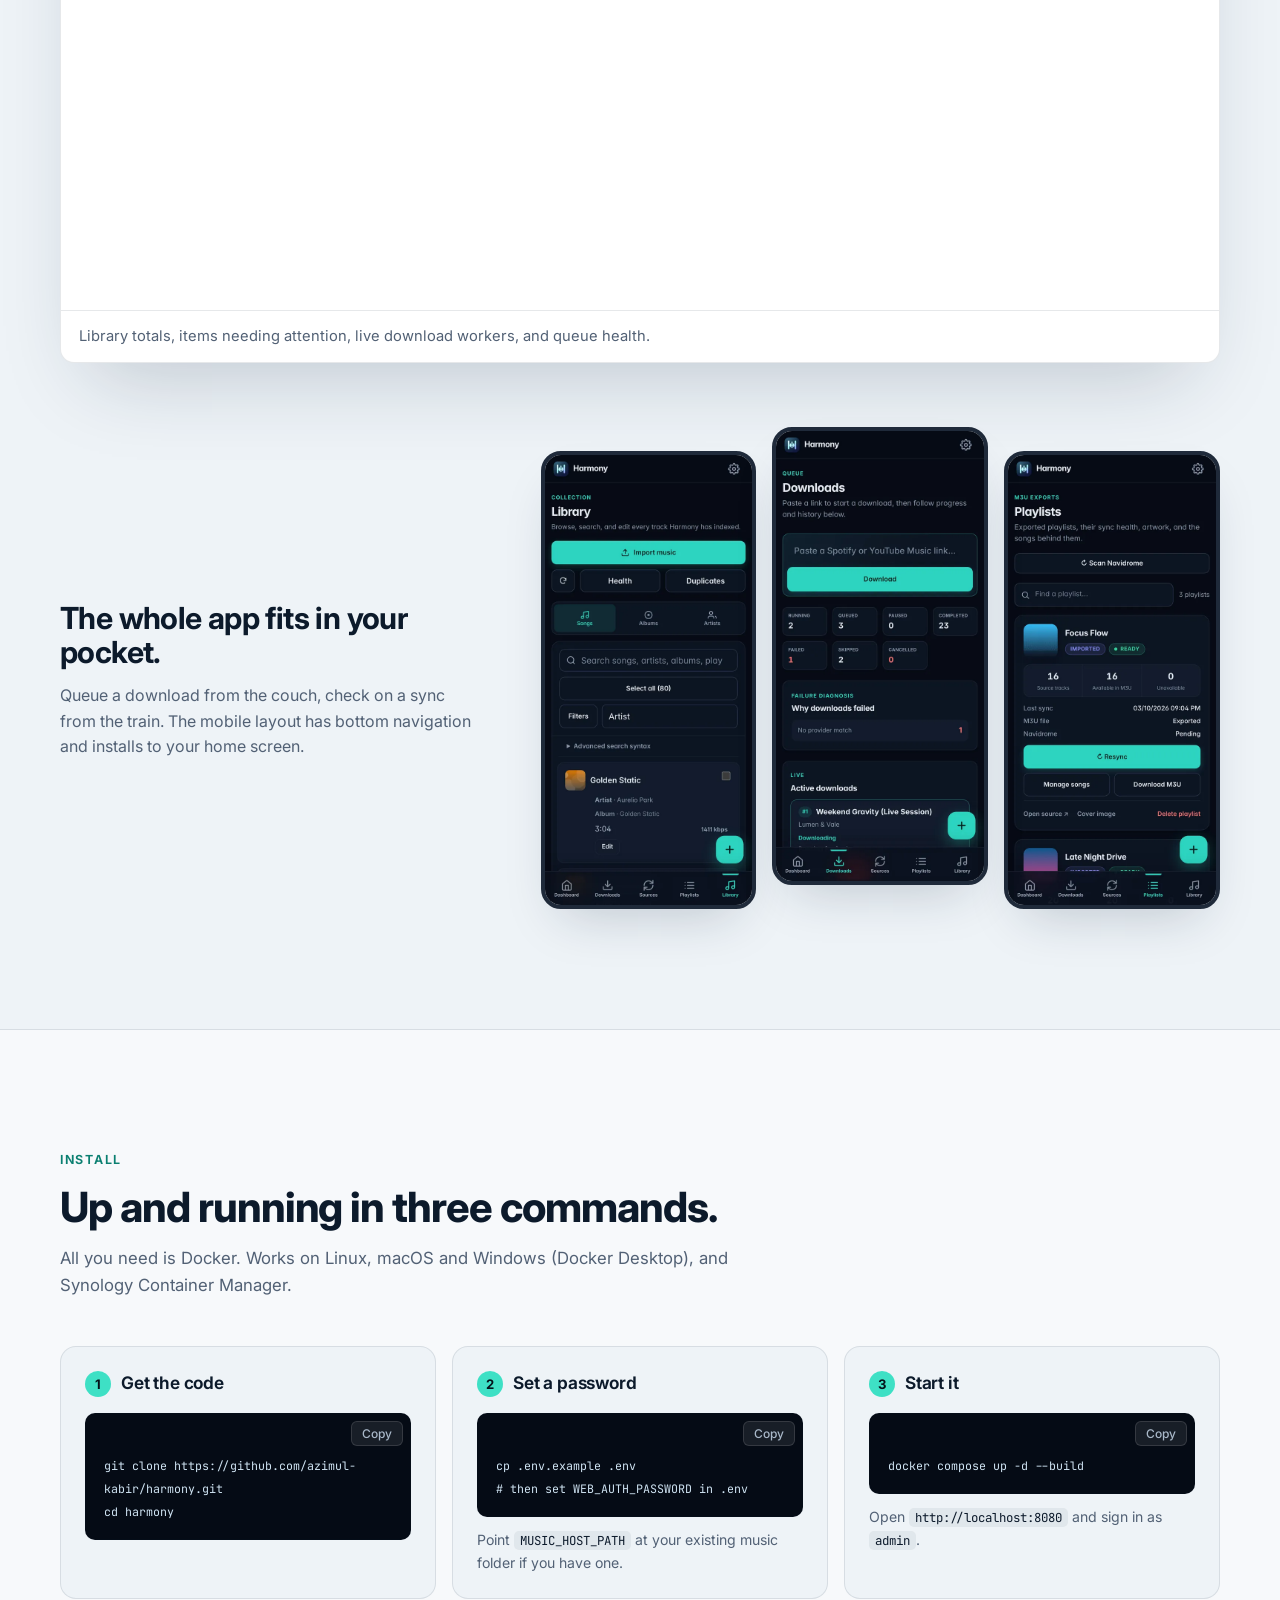
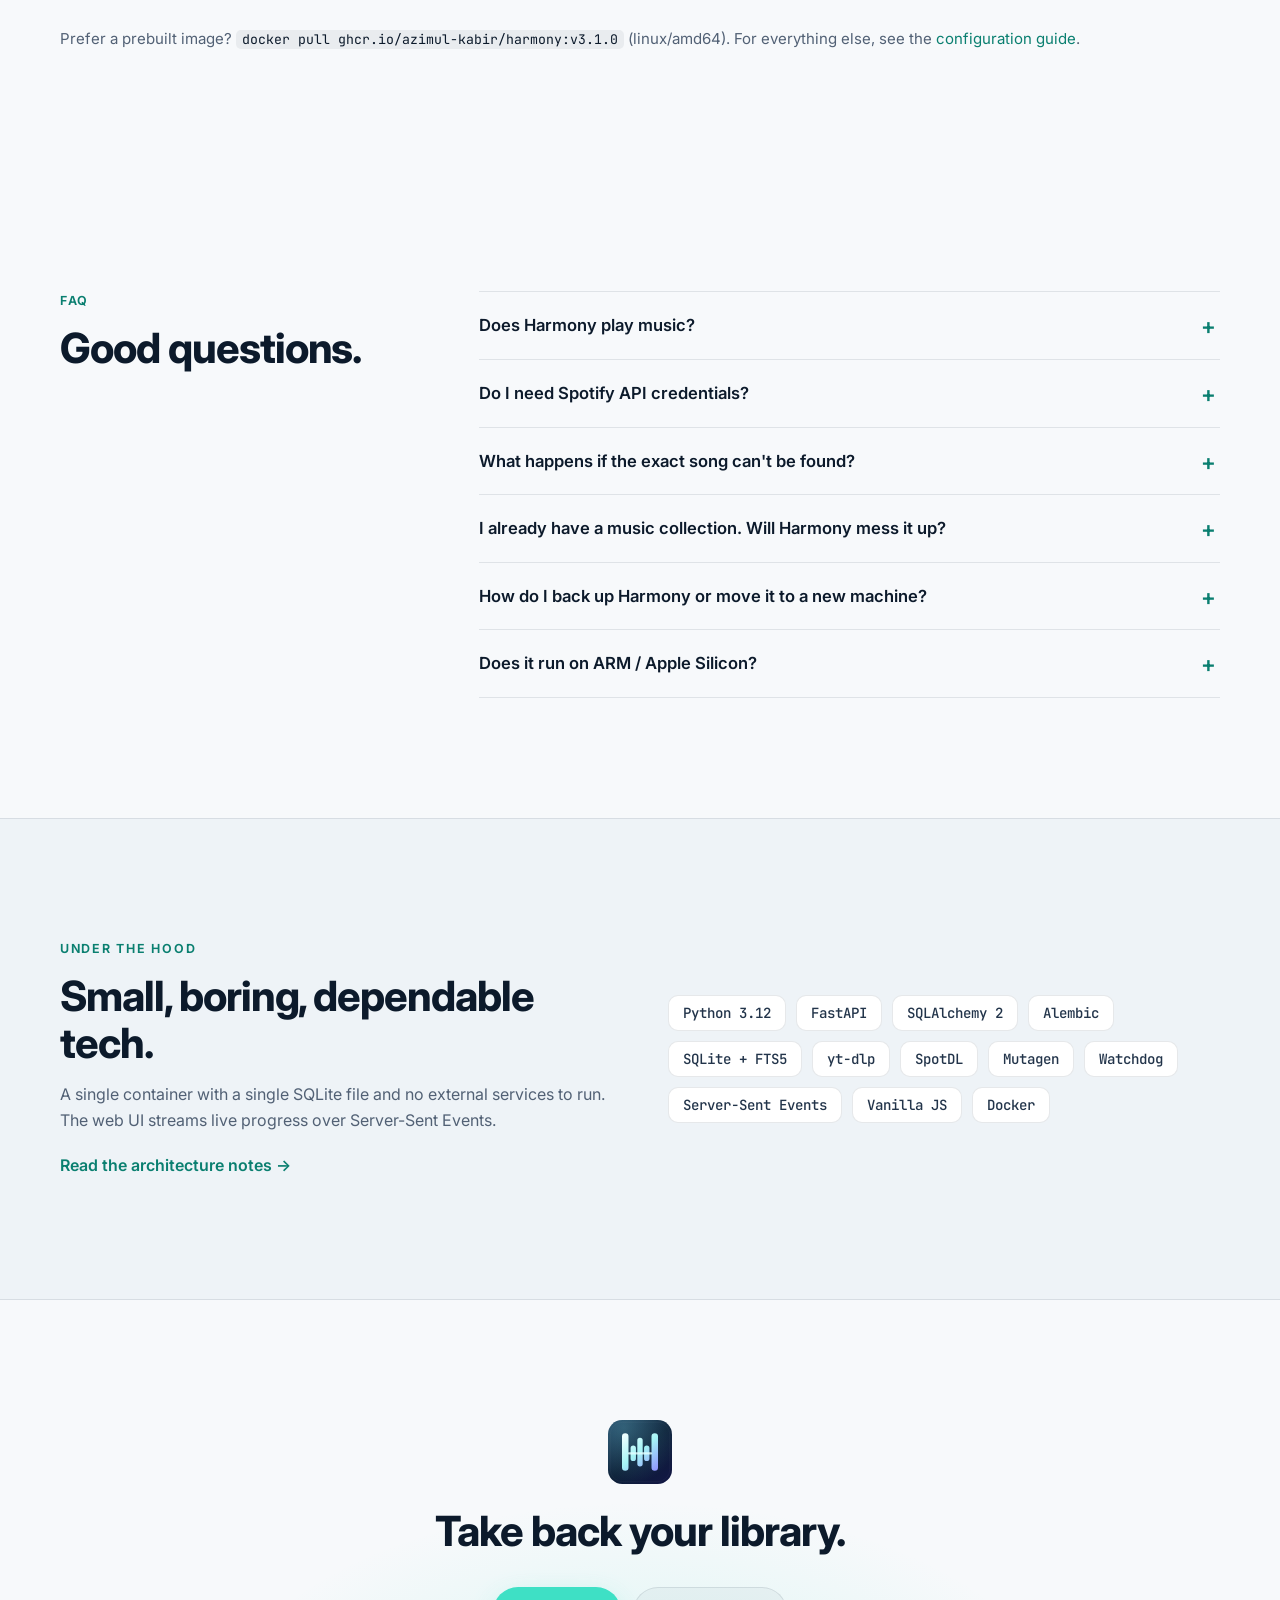
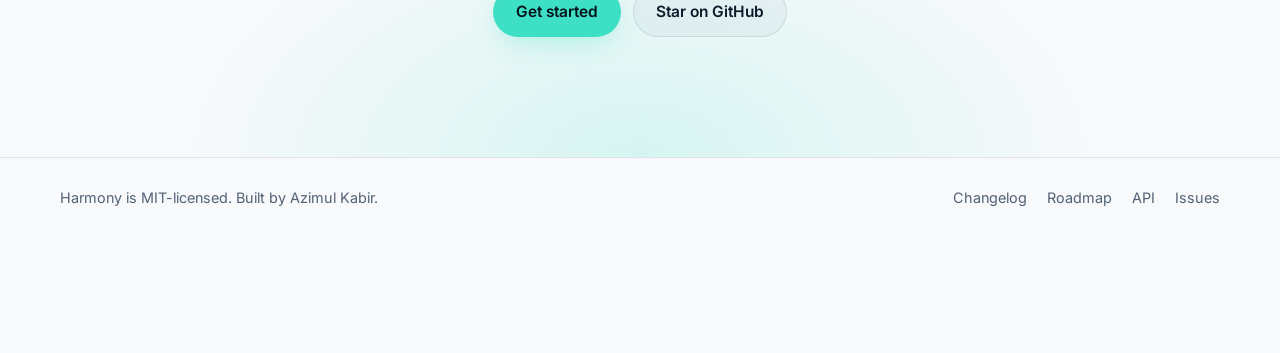
<file: faq.html>
<!doctype html>
<meta charset="utf-8">
<title>Harmony</title>
<link rel="canonical" href="https://harmony.azimulkabir.com/#faq">
<meta http-equiv="refresh" content="0; url=/#faq">
<p>This page moved to <a href="/#faq">harmony.azimulkabir.com/#faq</a>.</p>
</file>
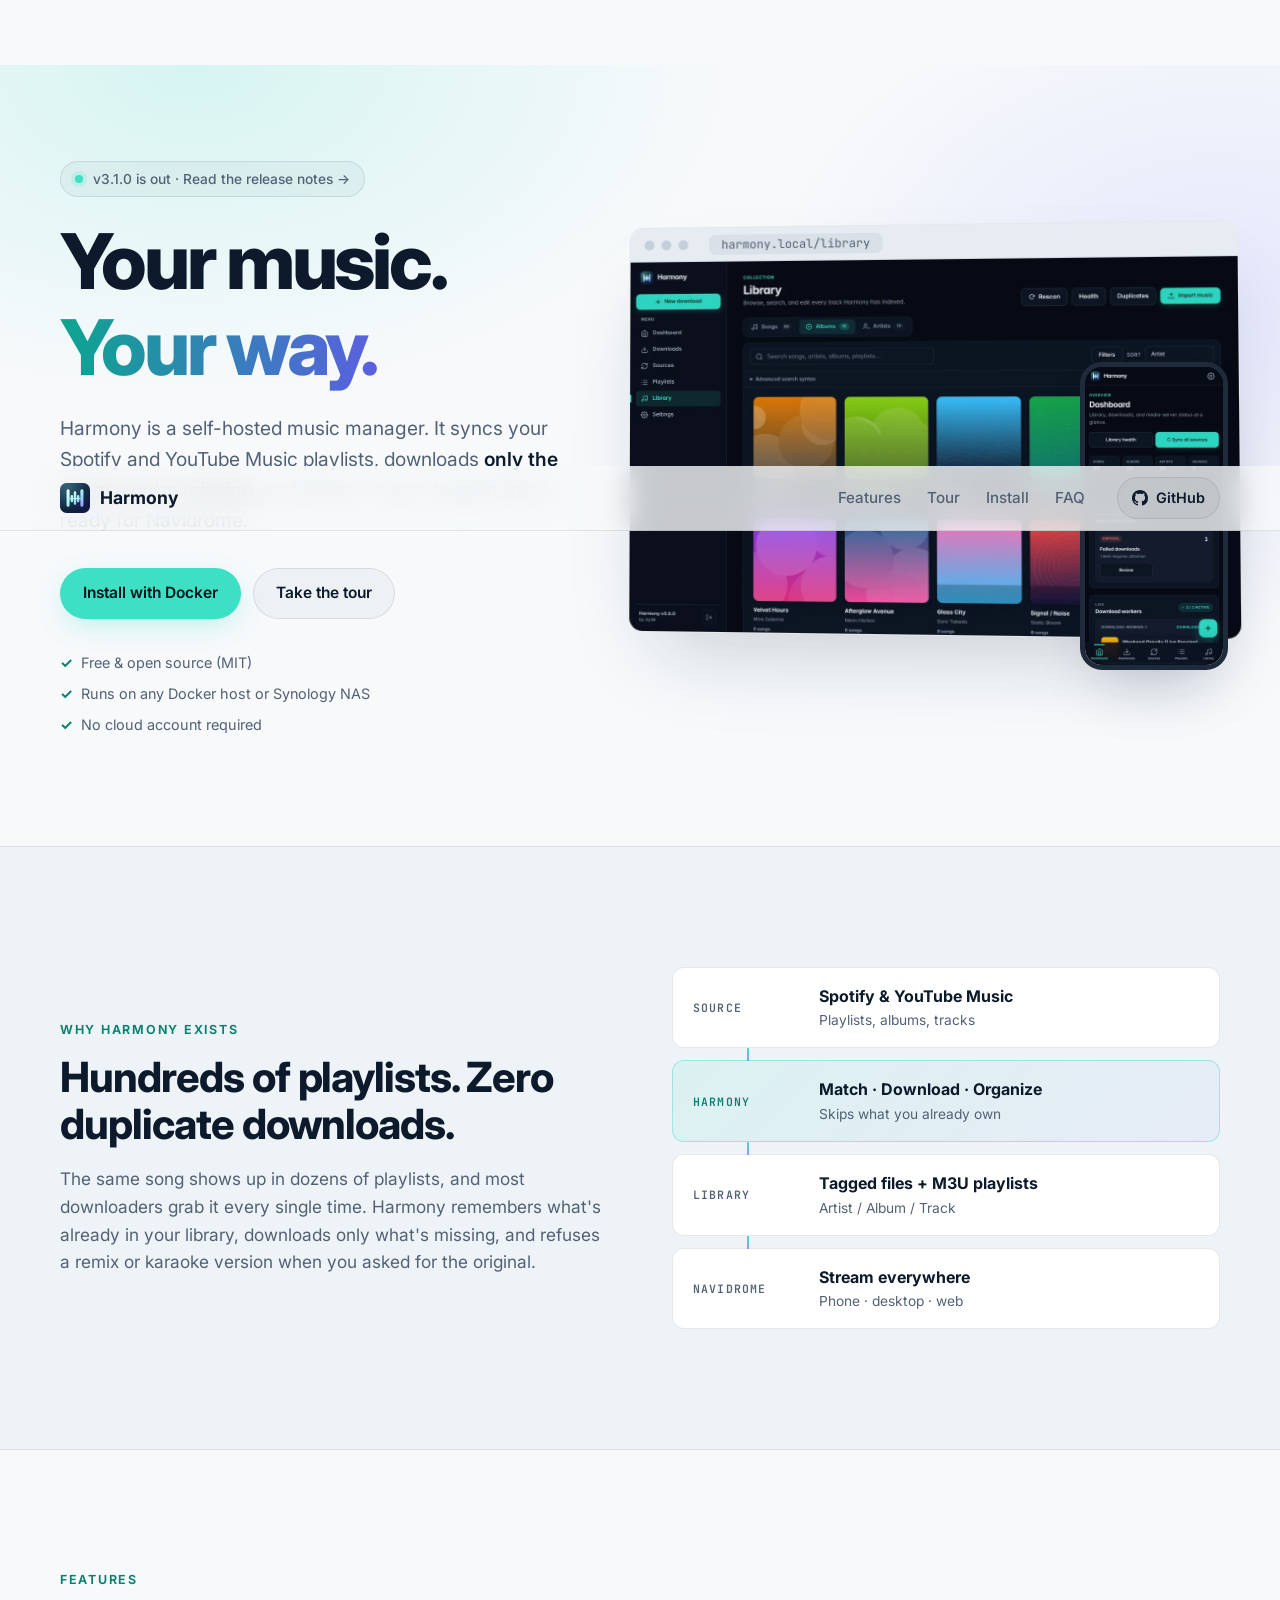
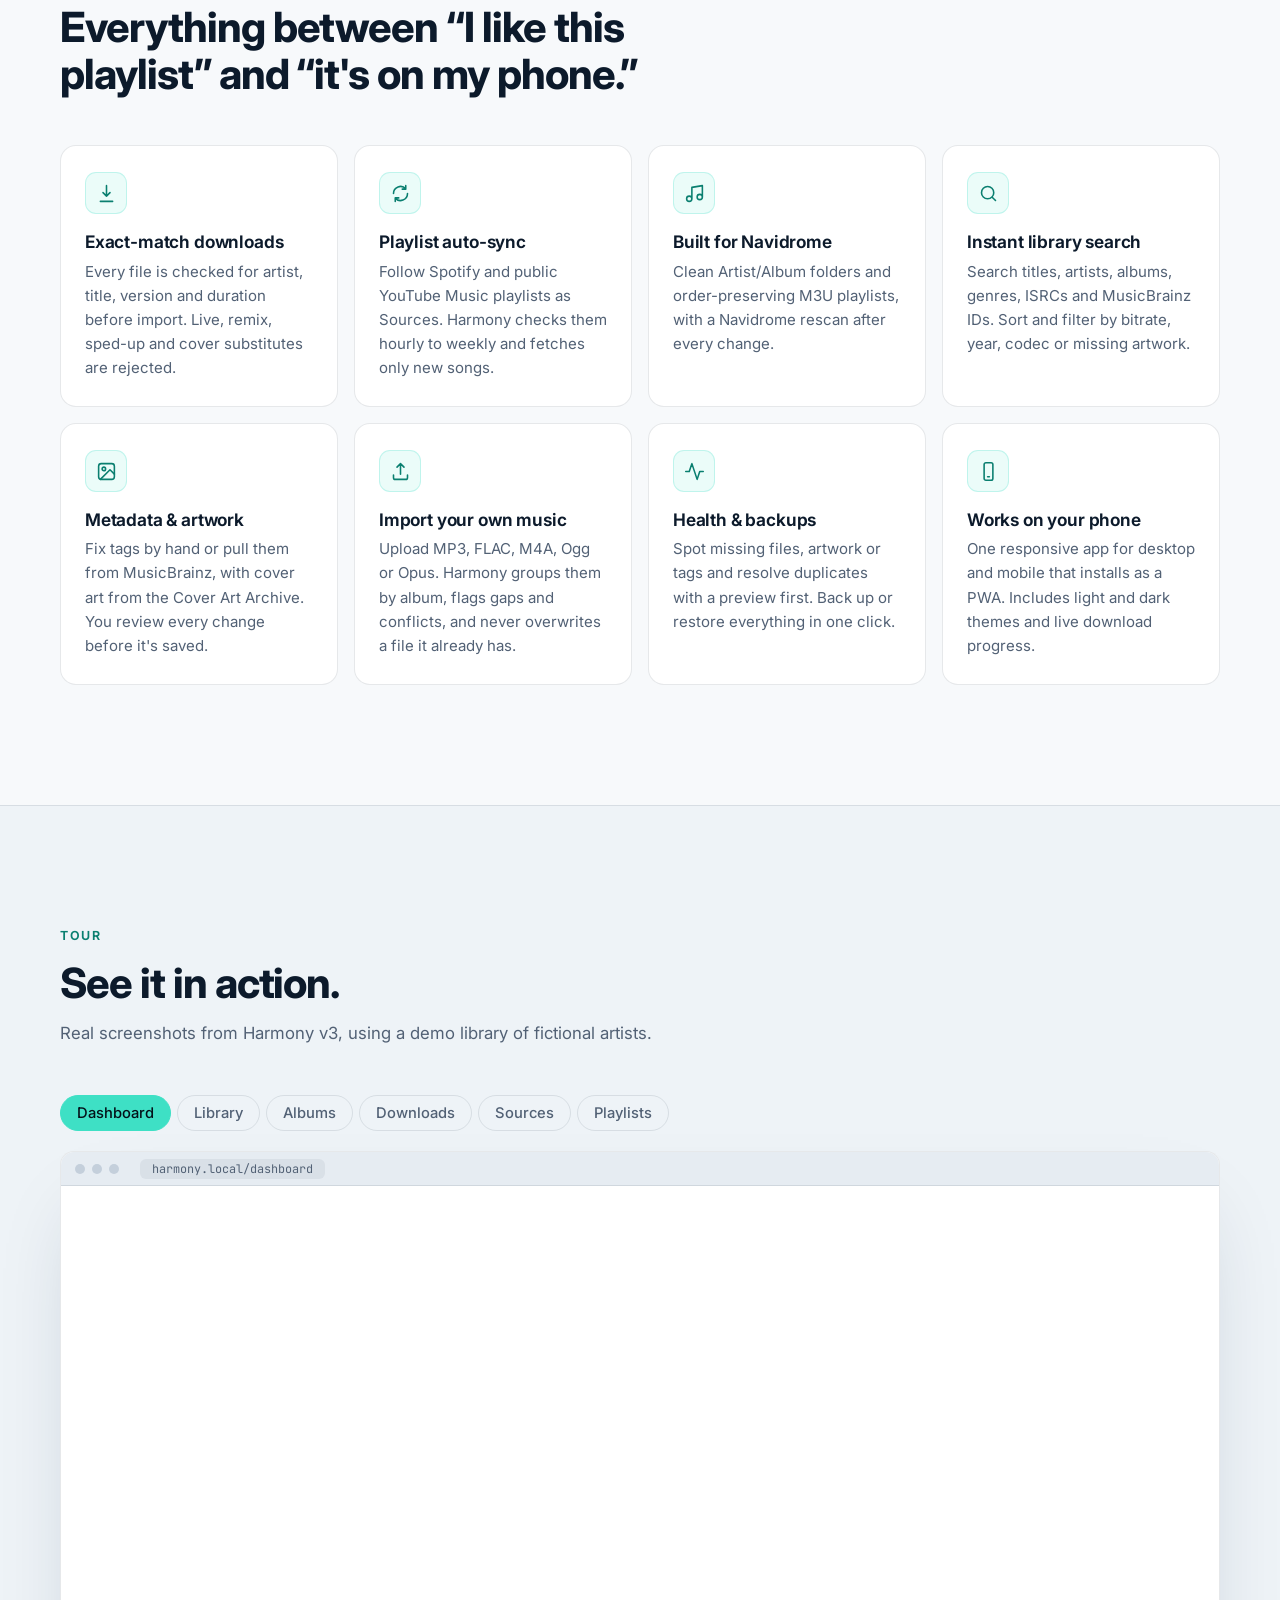
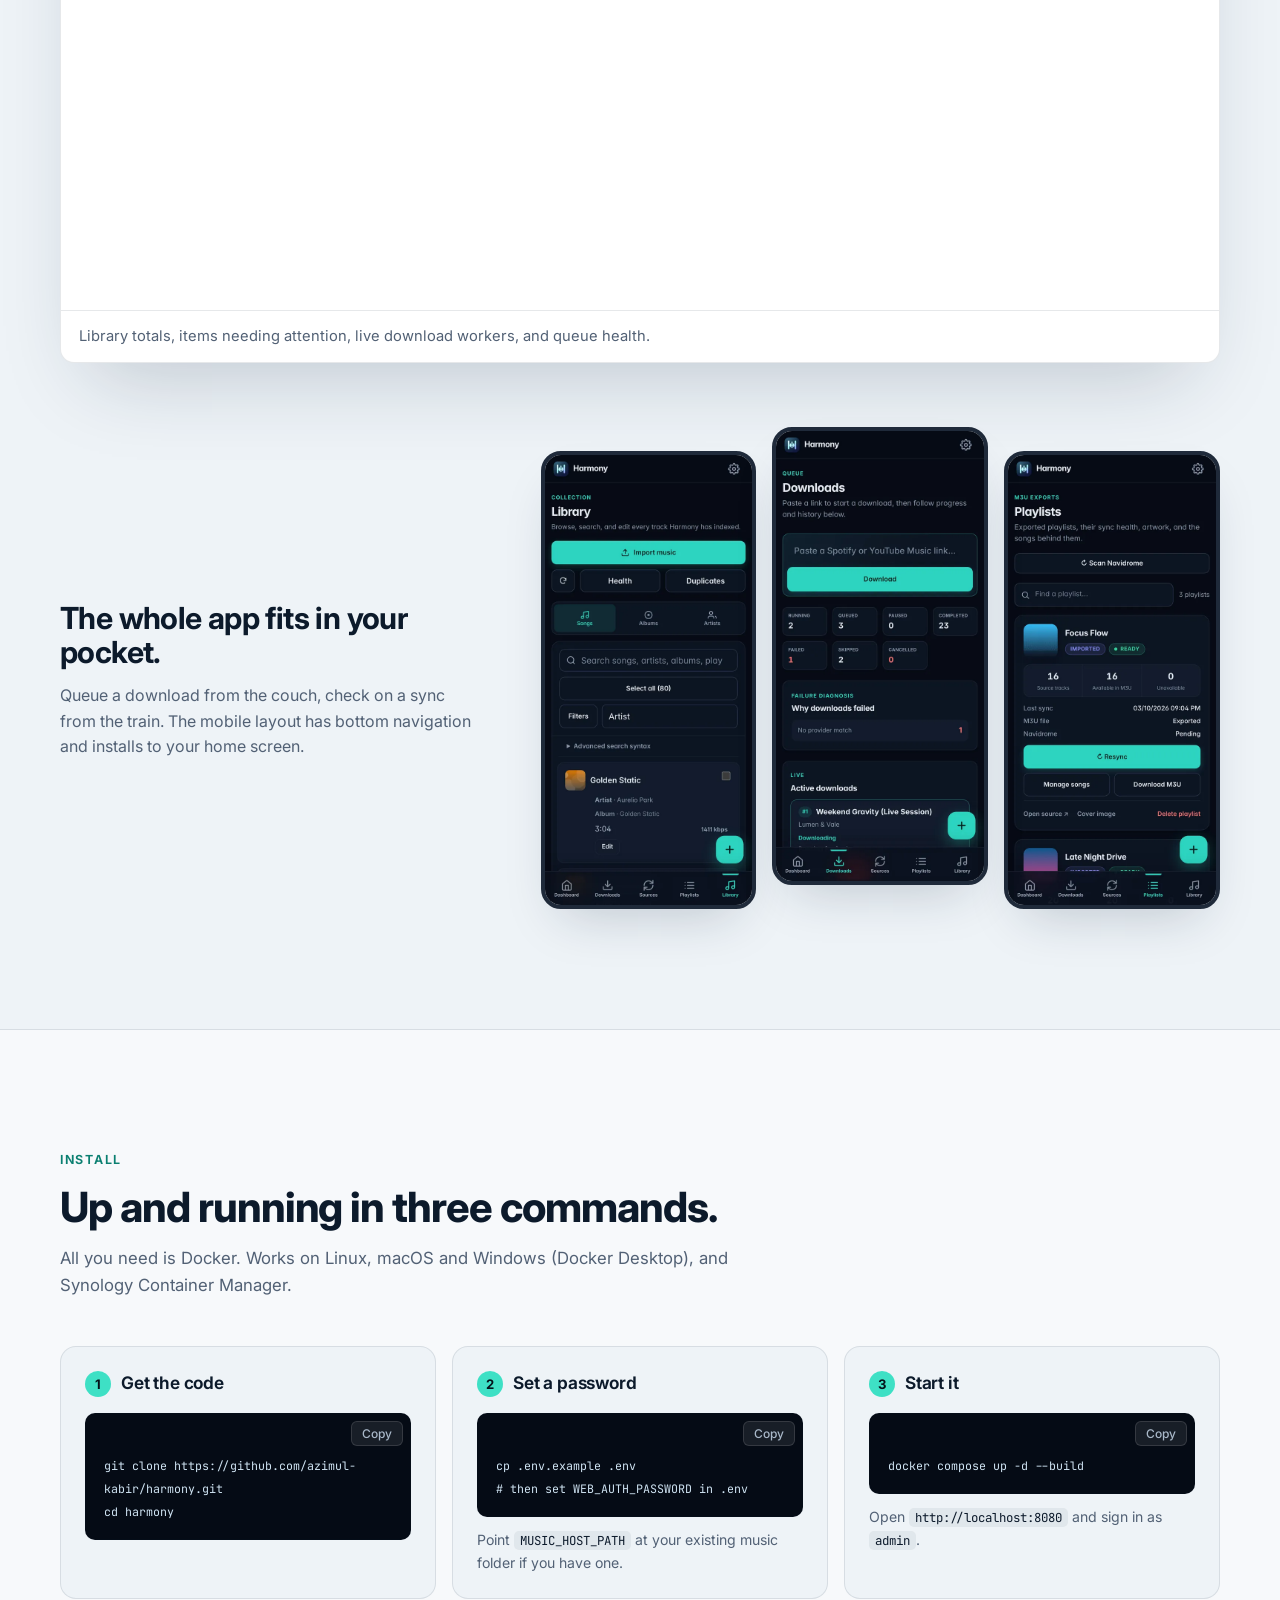
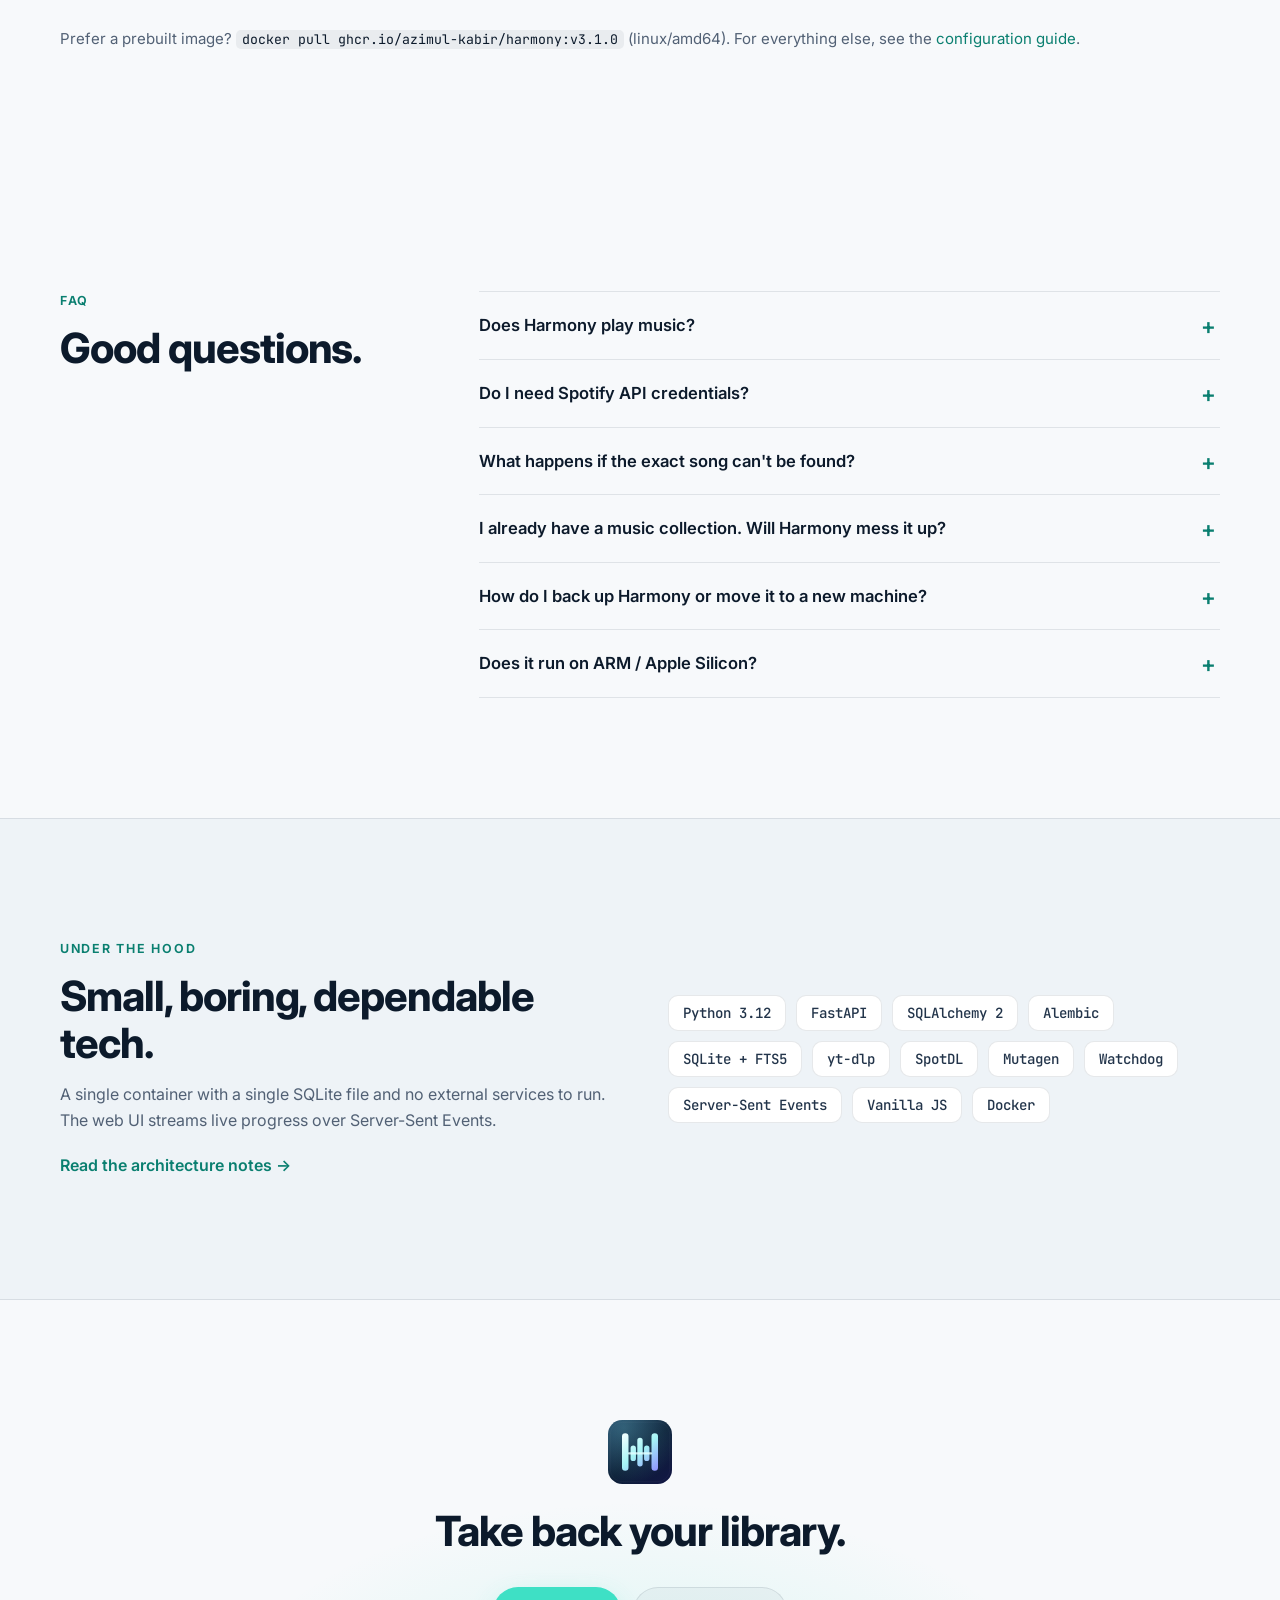
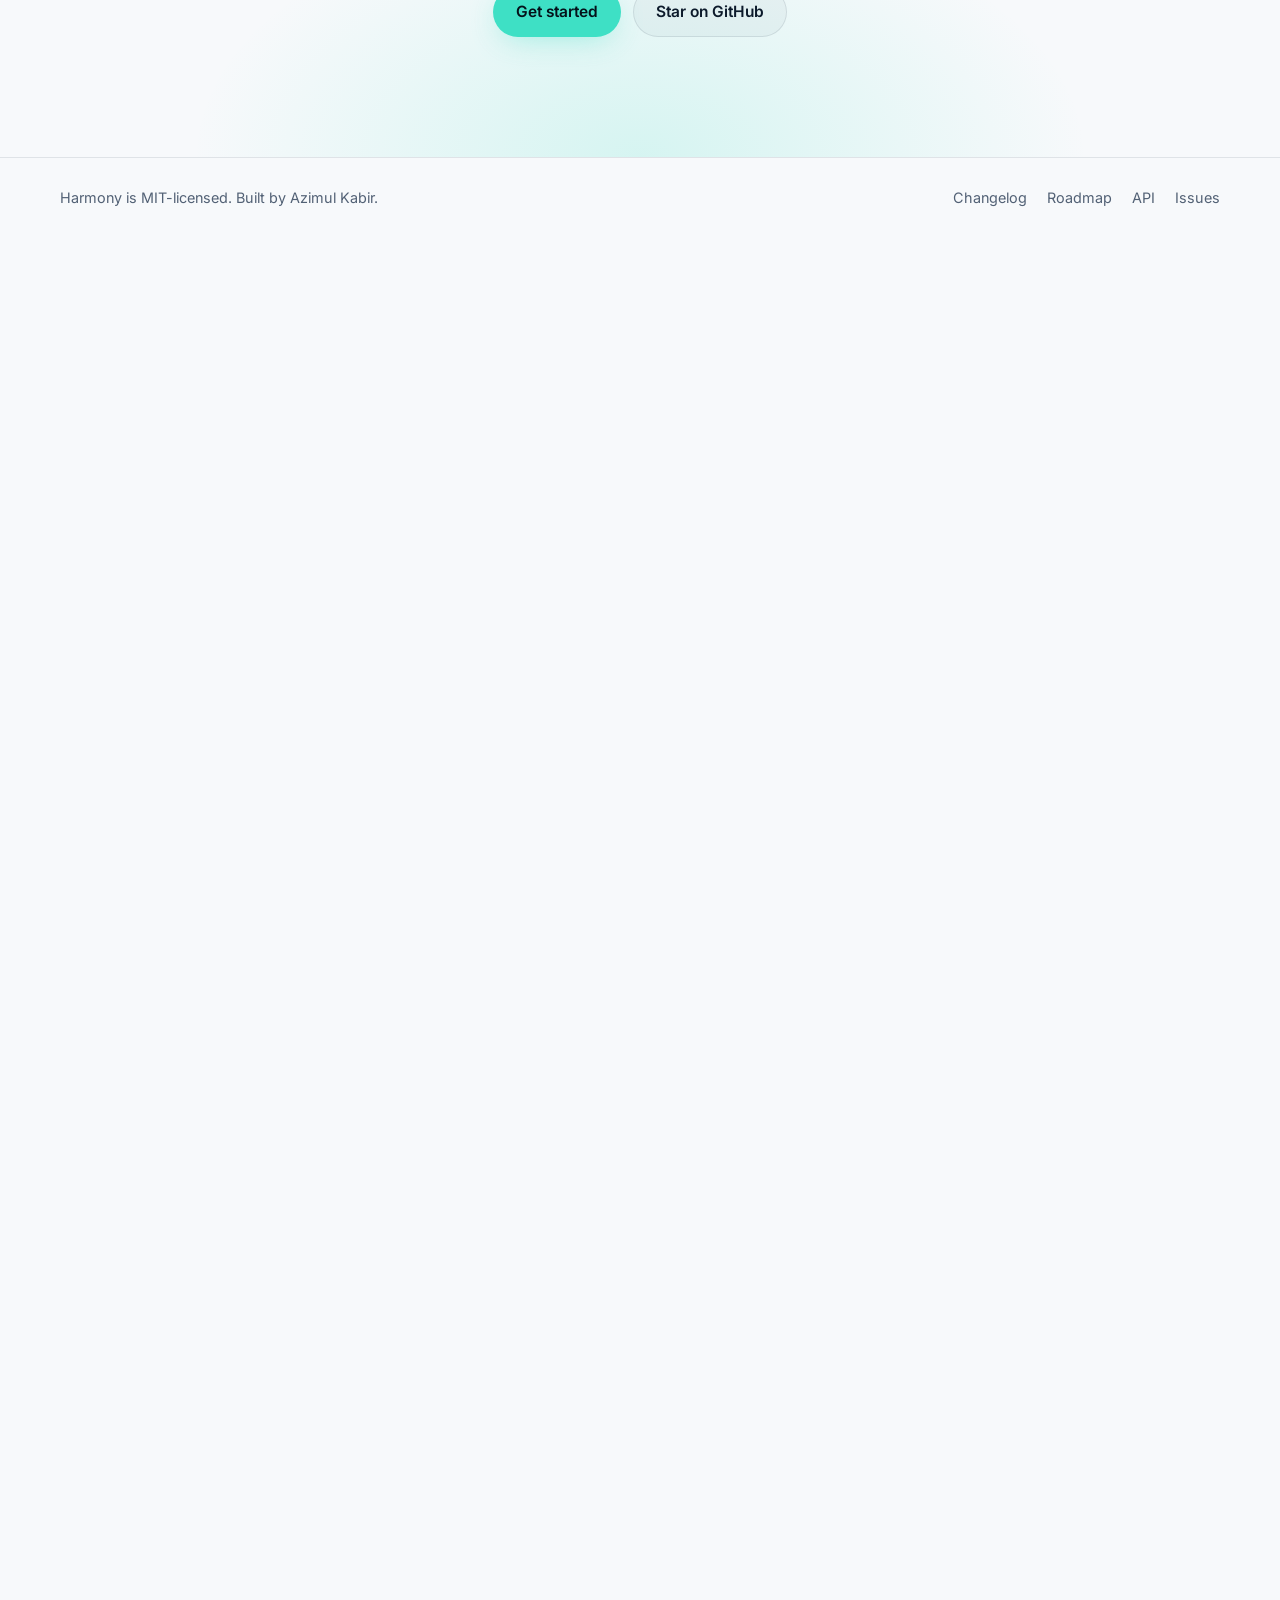
<file: features.html>
<!doctype html>
<meta charset="utf-8">
<title>Harmony</title>
<link rel="canonical" href="https://harmony.azimulkabir.com/#features">
<meta http-equiv="refresh" content="0; url=/#features">
<p>This page moved to <a href="/#features">harmony.azimulkabir.com/#features</a>.</p>
</file>
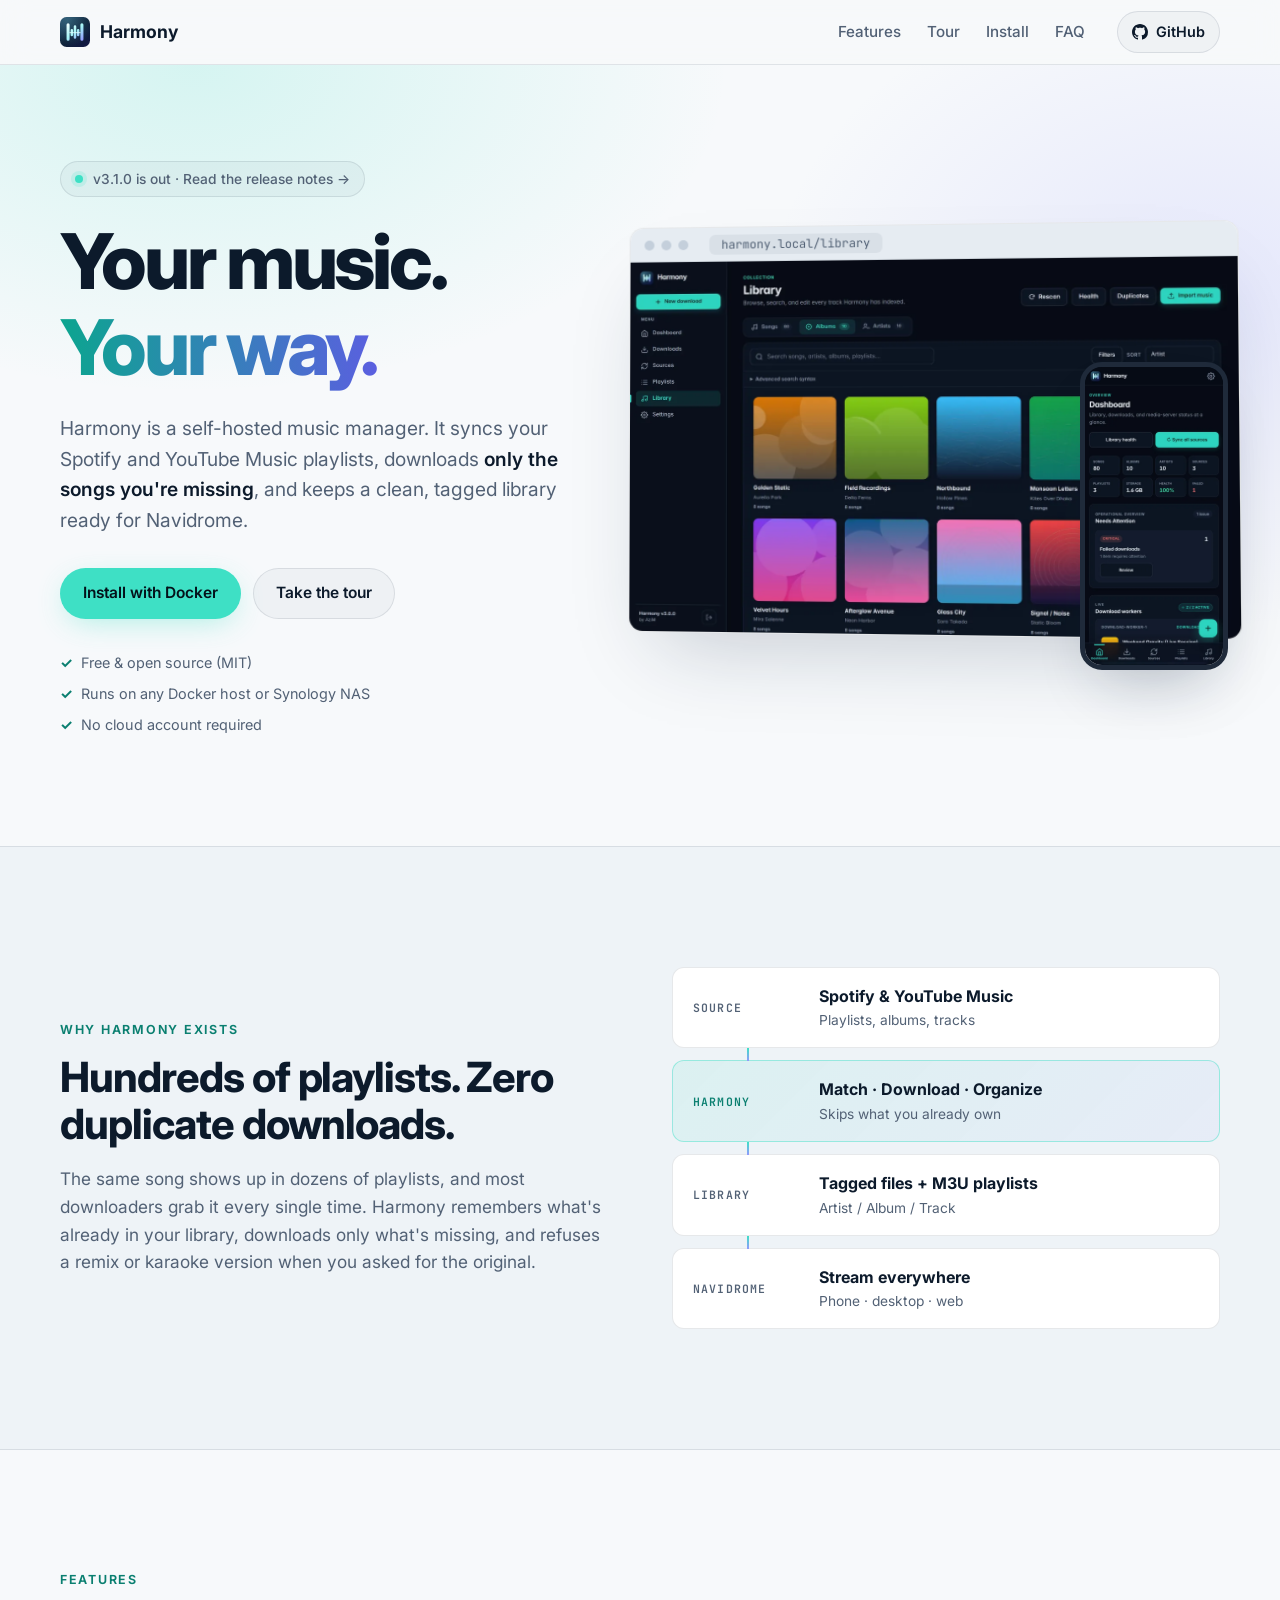
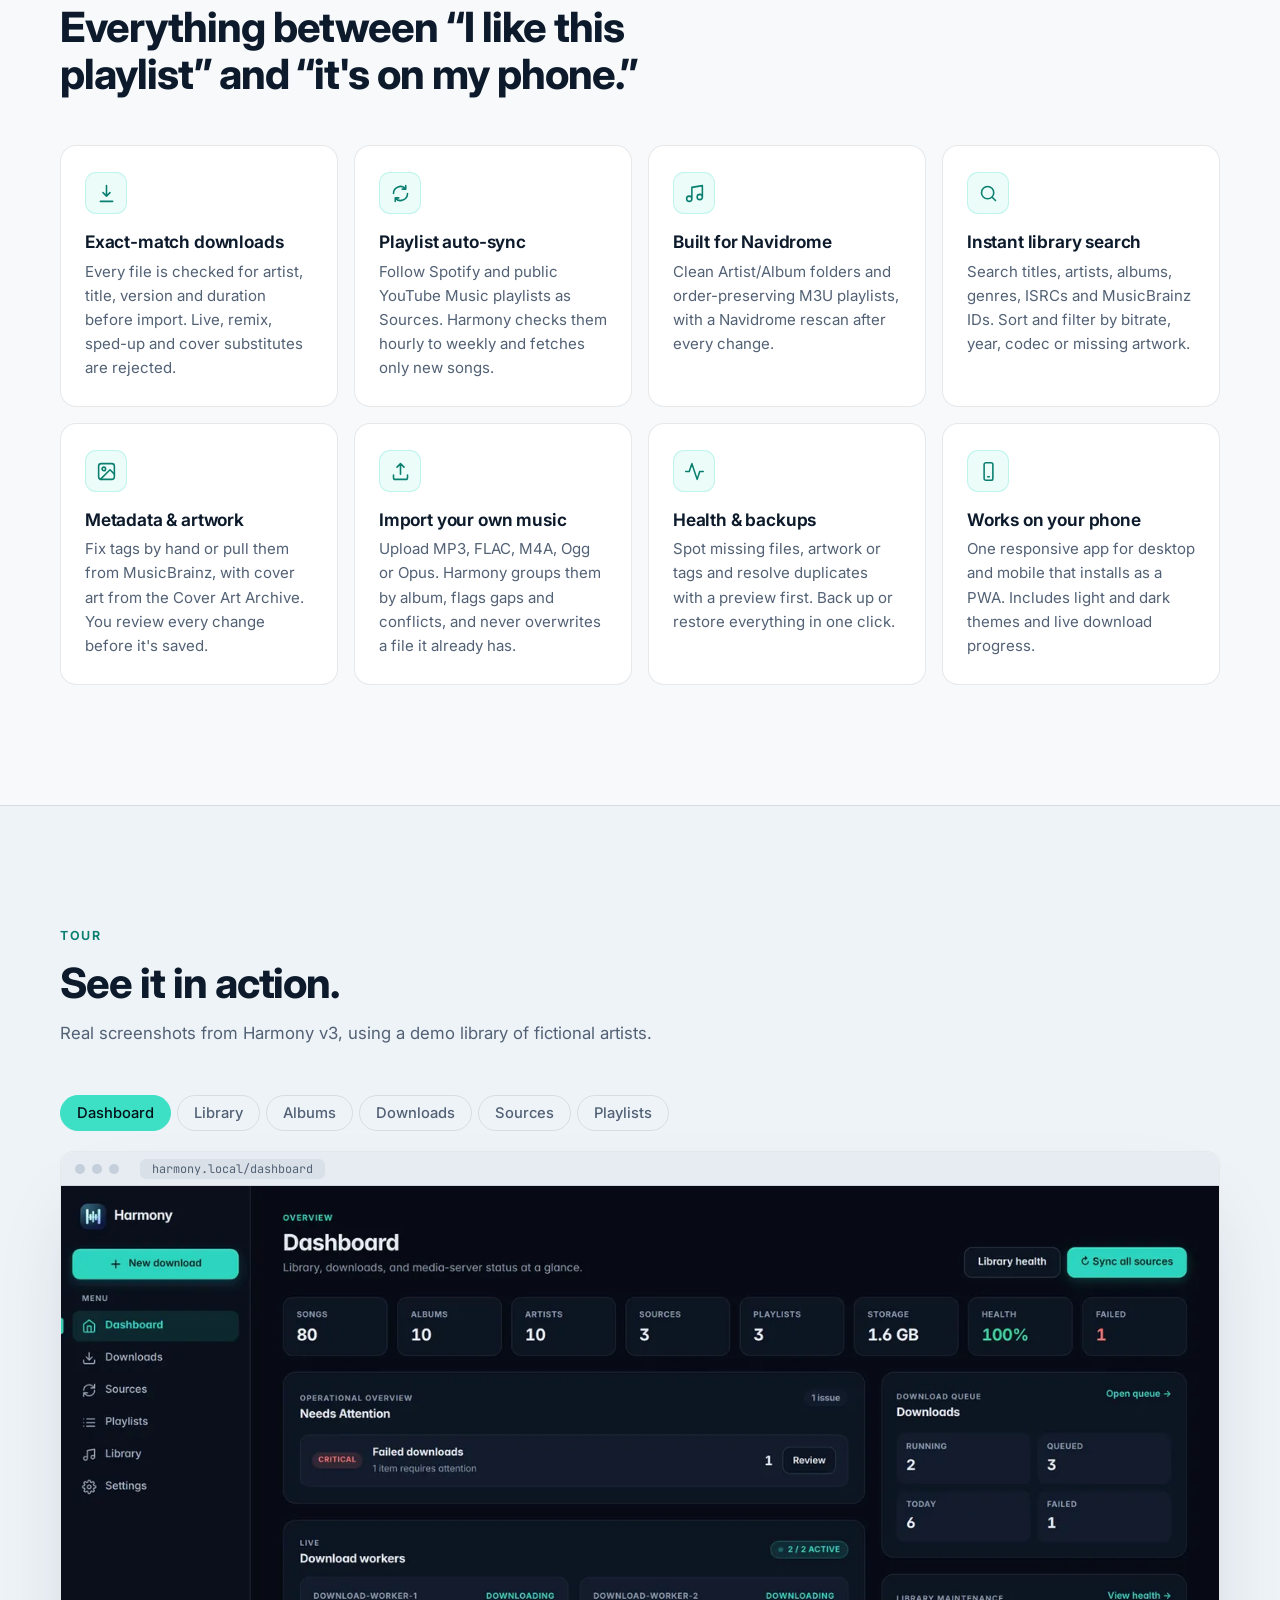
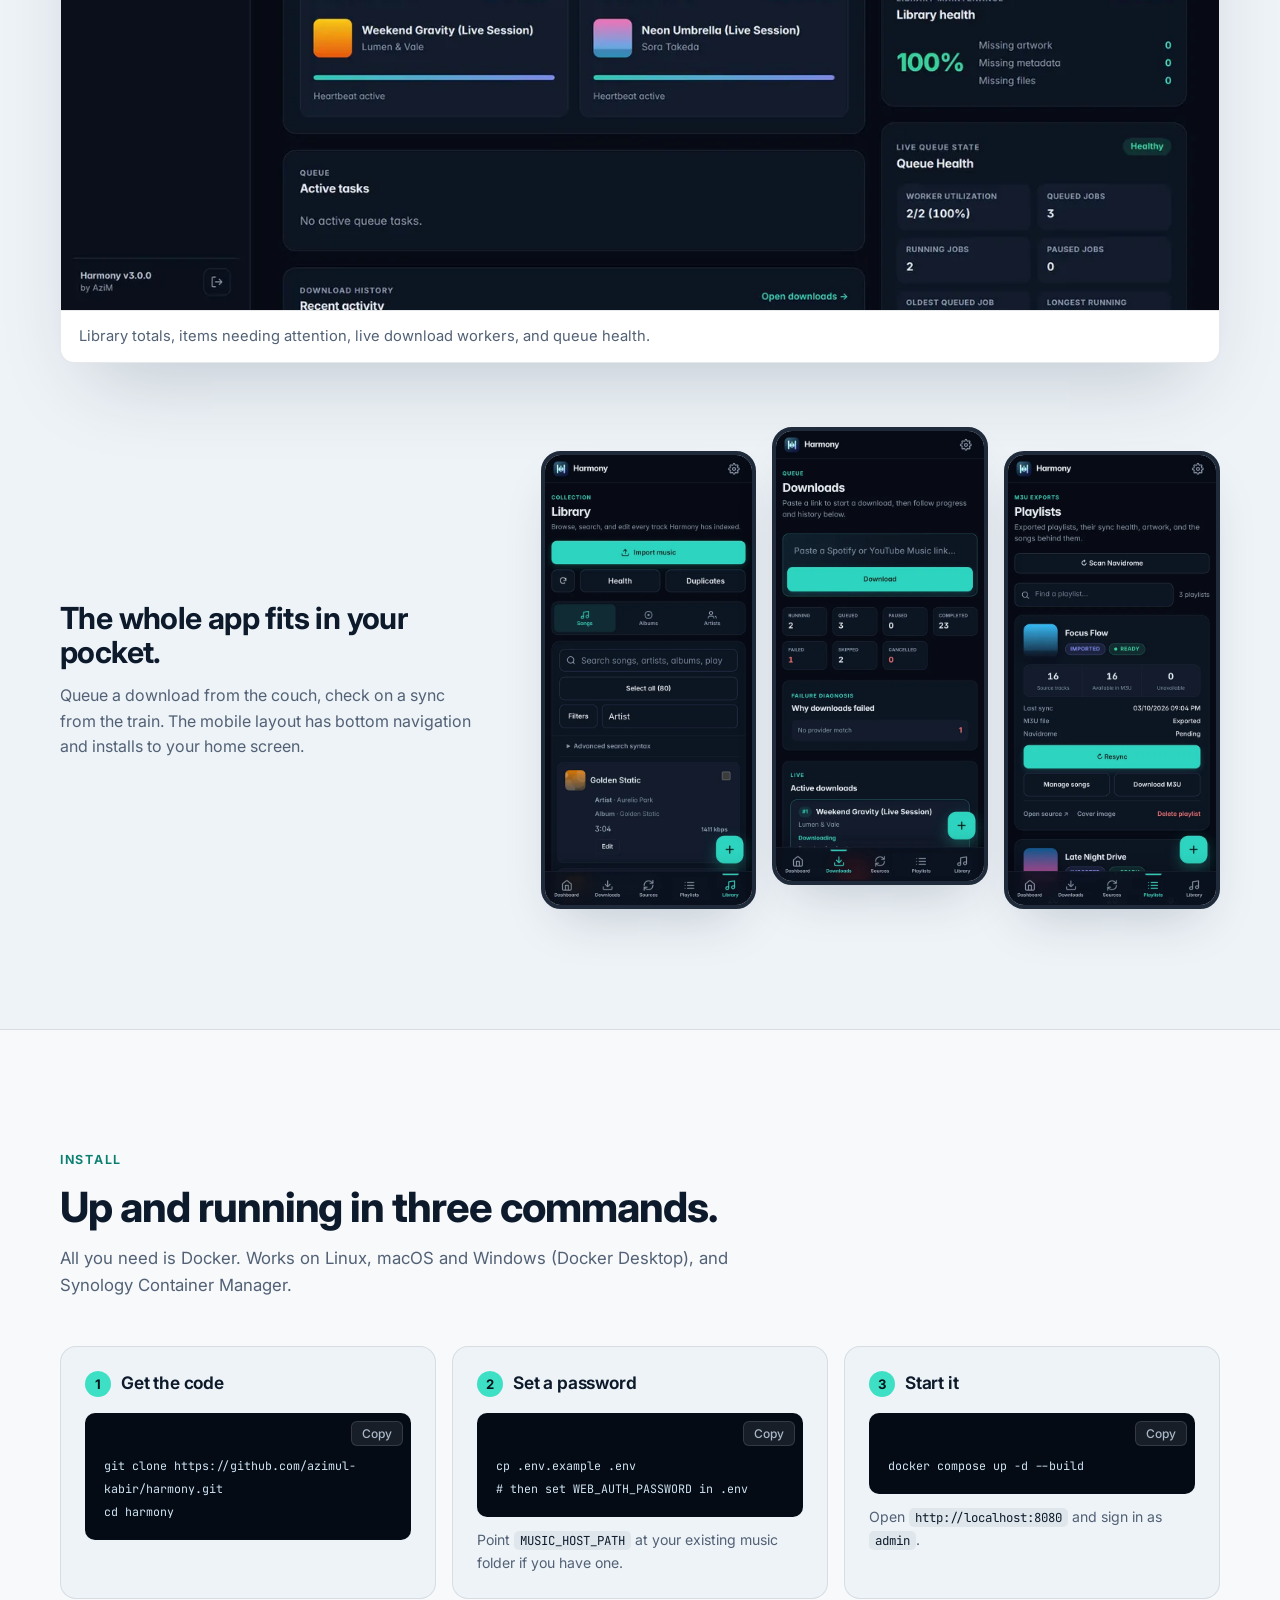
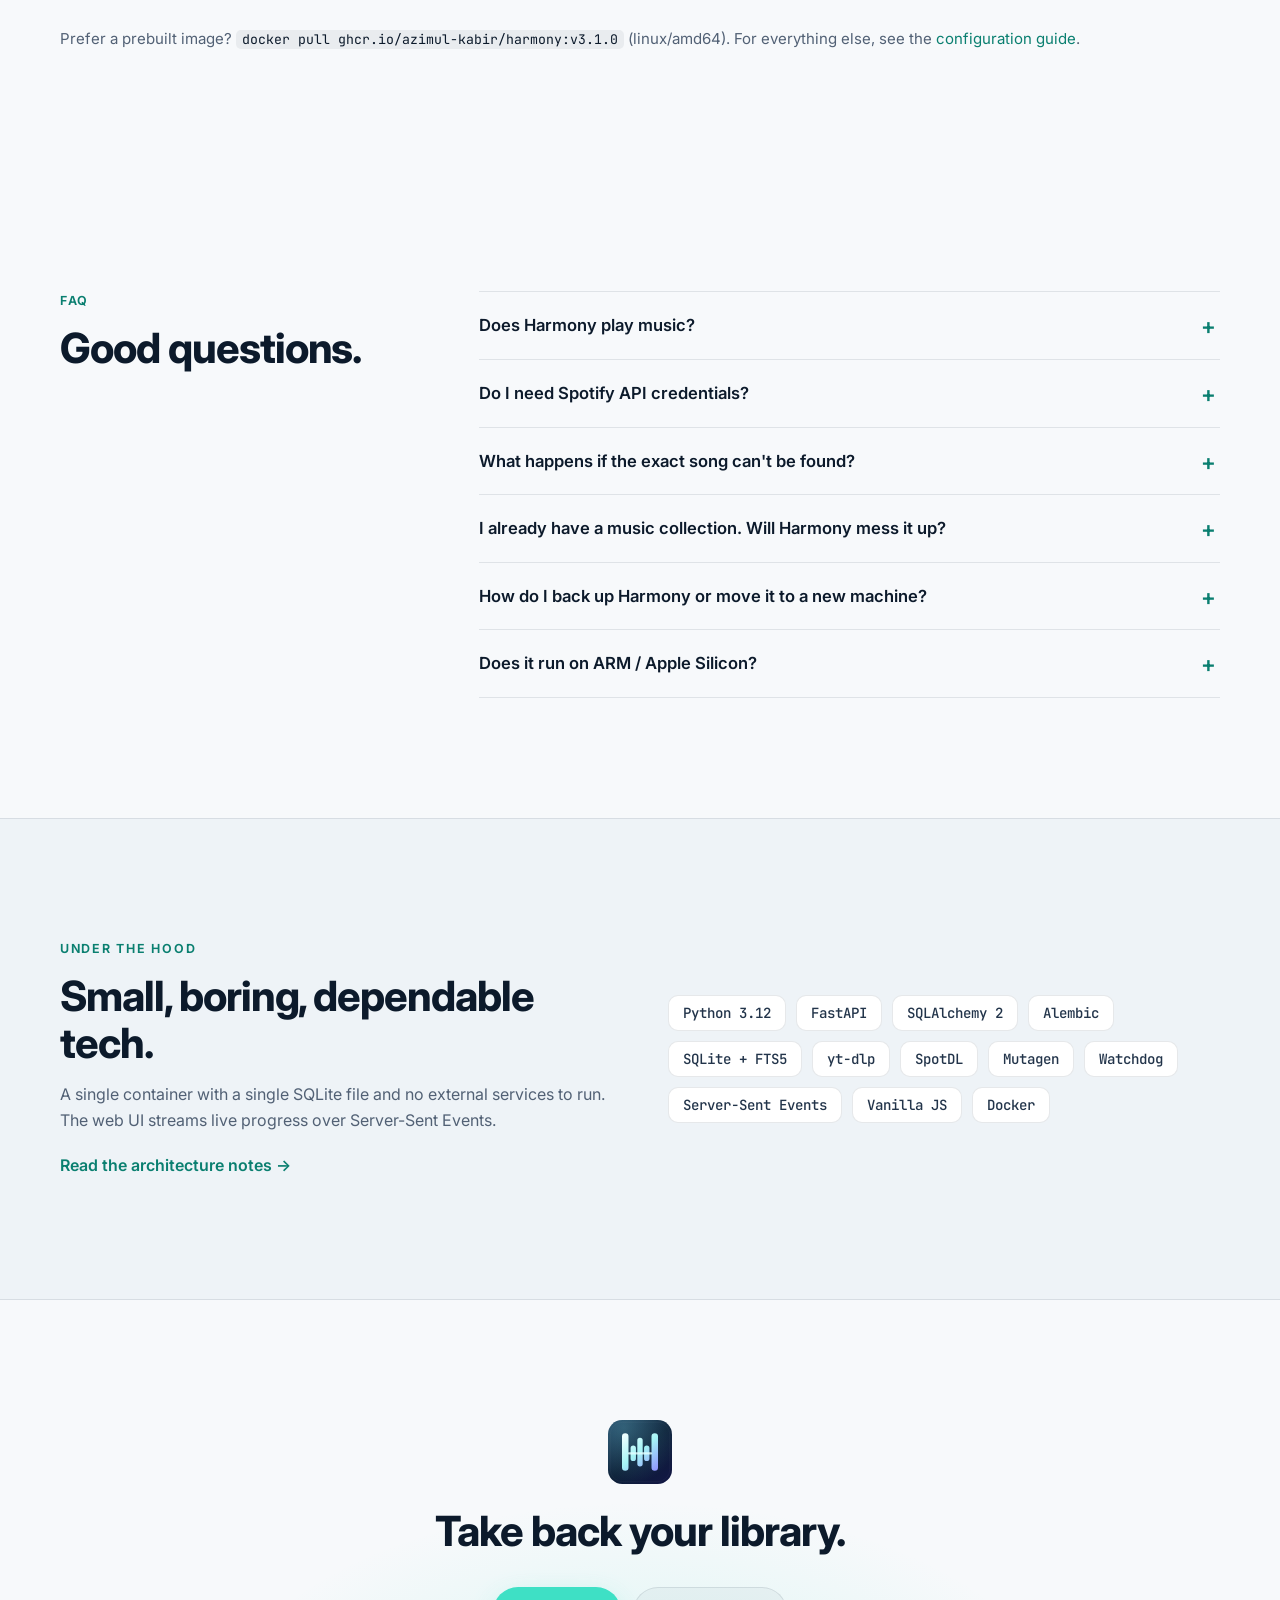
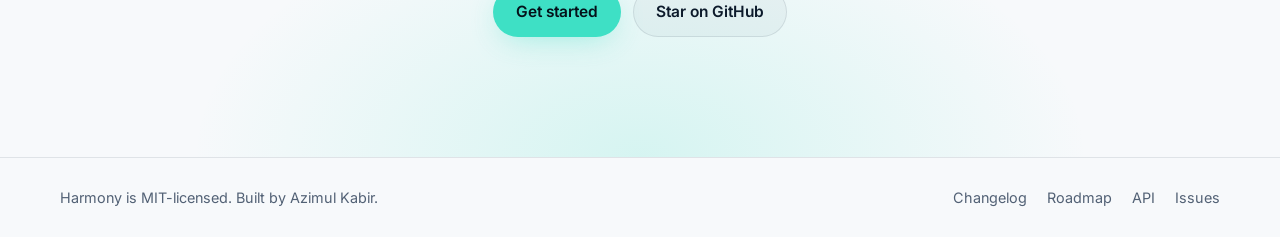
<file: get-started.html>
<!doctype html>
<meta charset="utf-8">
<title>Harmony</title>
<link rel="canonical" href="https://harmony.azimulkabir.com/#install">
<meta http-equiv="refresh" content="0; url=/#install">
<p>This page moved to <a href="/#install">harmony.azimulkabir.com/#install</a>.</p>
</file>
<file: styles.css>
:root {
  color-scheme: dark;
  --bg: #08111f;
  --bg-2: #0c1828;
  --panel: #101e31;
  --line: rgba(255, 255, 255, 0.09);
  --line-strong: rgba(255, 255, 255, 0.25);
  --text: #e8eef6;
  --muted: #93a3b8;
  --teal: #3ee0c5;
  --teal-hover: #63ead3;
  --violet: #9298ff;
  --accent: #3ee0c5;
  --on-accent: #04121a;
  --grad-a: #3ee0c5;
  --grad-b: #9298ff;
  --tint: rgba(255, 255, 255, 0.04);
  --tint-2: rgba(255, 255, 255, 0.06);
  --card-a: rgba(255, 255, 255, 0.035);
  --card-b: rgba(255, 255, 255, 0.01);
  --nav-bg: rgba(8, 17, 31, 0.75);
  --glow-teal: rgba(62, 224, 197, 0.13);
  --glow-violet: rgba(146, 152, 255, 0.16);
  --window-bar: #0d192a;
  --window-dot: #2a3a50;
  --bezel: #1a2638;
  --shadow: rgba(0, 0, 0, 0.7);
  --code-bg: #050b15;
  --code-text: #cfe3f2;
  --chip-text: #cfe3f2;
  --radius: 16px;
  --font: "Inter", system-ui, -apple-system, "Segoe UI", Roboto, sans-serif;
  --mono: "JetBrains Mono", ui-monospace, SFMono-Regular, Menlo, monospace;
}

@media (prefers-color-scheme: light) {
  :root {
    color-scheme: light;
    --bg: #f7f9fb;
    --bg-2: #eef3f7;
    --panel: #ffffff;
    --line: rgba(12, 32, 56, 0.1);
    --line-strong: rgba(12, 32, 56, 0.28);
    --text: #0c1a2b;
    --muted: #526175;
    --accent: #0a7f70;
    --grad-a: #0ca58f;
    --grad-b: #5b5fe0;
    --tint: rgba(12, 32, 56, 0.035);
    --tint-2: rgba(12, 32, 56, 0.06);
    --card-a: #ffffff;
    --card-b: #ffffff;
    --nav-bg: rgba(247, 249, 251, 0.8);
    --glow-teal: rgba(62, 224, 197, 0.18);
    --glow-violet: rgba(146, 152, 255, 0.18);
    --window-bar: #e6ecf2;
    --window-dot: #c4cfdb;
    --bezel: #1f2a3a;
    --shadow: rgba(16, 36, 64, 0.22);
    --chip-text: #22344a;
  }
}

* { box-sizing: border-box; }
html { scroll-behavior: smooth; scroll-padding-top: 80px; }
body {
  margin: 0;
  background: var(--bg);
  color: var(--text);
  font: 16px/1.6 var(--font);
  -webkit-font-smoothing: antialiased;
}
img { display: block; max-width: 100%; height: auto; }
a { color: var(--accent); text-decoration: none; }
a:hover { text-decoration: underline; }
h1, h2, h3 { margin: 0; line-height: 1.12; letter-spacing: -0.025em; }
h2 { font-size: clamp(1.8rem, 3.6vw, 2.6rem); font-weight: 750; }
h3 { font-size: 1.08rem; font-weight: 650; letter-spacing: -0.01em; }
p { margin: 0; }
code { font-family: var(--mono); font-size: 0.88em; }
:focus-visible { outline: 2px solid var(--accent); outline-offset: 3px; border-radius: 6px; }

.wrap { width: min(1160px, 100% - 32px); margin-inline: auto; }
.section { padding: clamp(72px, 10vw, 120px) 0; }
.eyebrow {
  color: var(--accent);
  font-size: 0.78rem;
  font-weight: 650;
  letter-spacing: 0.14em;
  text-transform: uppercase;
  margin-bottom: 14px;
}
.head { max-width: 720px; margin-bottom: 48px; }
.sub { color: var(--muted); margin-top: 14px; font-size: 1.05rem; }
.grad {
  background: linear-gradient(90deg, var(--grad-a), var(--grad-b));
  -webkit-background-clip: text;
  background-clip: text;
  color: transparent;
}

.skip { position: absolute; left: -999px; top: 8px; background: var(--teal); color: var(--on-accent); padding: 8px 14px; border-radius: 8px; z-index: 100; }
.skip:focus { left: 8px; }

/* Buttons */
.btn {
  display: inline-flex; align-items: center; gap: 8px;
  padding: 12px 22px; border-radius: 999px;
  font-weight: 600; font-size: 0.97rem;
  border: 1px solid transparent;
  transition: transform .15s ease, background .15s ease, border-color .15s ease;
}
.btn:hover { text-decoration: none; transform: translateY(-1px); }
.btn-primary { background: var(--teal); color: var(--on-accent); box-shadow: 0 8px 30px -8px rgba(62, 224, 197, .45); }
.btn-primary:hover { background: var(--teal-hover); }
.btn-ghost { color: var(--text); border-color: var(--line); background: var(--tint); }
.btn-ghost:hover { border-color: var(--line-strong); }
.btn-sm { padding: 8px 14px; font-size: 0.9rem; }

/* Nav */
.nav {
  position: sticky; top: 0; z-index: 50;
  background: var(--nav-bg);
  backdrop-filter: blur(14px);
  -webkit-backdrop-filter: blur(14px);
  border-bottom: 1px solid var(--line);
}
.nav-inner { display: flex; align-items: center; gap: 32px; height: 64px; }
.brand { display: flex; align-items: center; gap: 10px; color: var(--text); font-weight: 700; font-size: 1.1rem; }
.brand:hover { text-decoration: none; }
.nav nav { display: flex; gap: 26px; margin-left: auto; }
.nav nav a { color: var(--muted); font-size: 0.95rem; font-weight: 500; }
.nav nav a:hover { color: var(--text); text-decoration: none; }

/* Hero */
.hero {
  position: relative; overflow: hidden;
  padding: clamp(56px, 8vw, 96px) 0 clamp(64px, 9vw, 110px);
  background:
    radial-gradient(60% 60% at 15% 0%, var(--glow-teal), transparent 70%),
    radial-gradient(50% 60% at 95% 30%, var(--glow-violet), transparent 70%);
}
.hero-grid { display: grid; grid-template-columns: 1fr 1.15fr; gap: 56px; align-items: center; }
.pill {
  display: inline-flex; align-items: center; gap: 10px;
  padding: 6px 14px; border-radius: 999px;
  border: 1px solid var(--line); background: var(--tint);
  color: var(--muted); font-size: 0.86rem; font-weight: 500;
}
.pill:hover { color: var(--text); text-decoration: none; }
.dot { width: 8px; height: 8px; border-radius: 50%; background: var(--teal); box-shadow: 0 0 0 4px rgba(62,224,197,.18); }
.hero h1 { font-size: clamp(2.9rem, 6.4vw, 4.8rem); font-weight: 800; letter-spacing: -0.04em; margin: 22px 0 22px; }
.lede { color: var(--muted); font-size: clamp(1.05rem, 1.5vw, 1.2rem); max-width: 34em; }
.lede em { color: var(--text); font-style: normal; font-weight: 600; }
.cta { display: flex; flex-wrap: wrap; gap: 12px; margin-top: 32px; }
.facts { list-style: none; padding: 0; margin: 32px 0 0; display: flex; flex-wrap: wrap; gap: 8px 22px; color: var(--muted); font-size: 0.9rem; }
.facts li::before { content: "✓"; color: var(--accent); margin-right: 8px; font-weight: 700; }

.hero-visual { position: relative; padding-bottom: 40px; }
.window {
  margin: 0;
  border-radius: 14px; overflow: hidden;
  background: var(--panel);
  border: 1px solid var(--line);
  box-shadow: 0 40px 80px -30px var(--shadow);
}
.window-bar { display: flex; align-items: center; gap: 7px; height: 34px; padding: 0 14px; background: var(--window-bar); border-bottom: 1px solid var(--line); }
.window-bar i { width: 10px; height: 10px; border-radius: 50%; background: var(--window-dot); }
.window-bar span { margin-left: 14px; padding: 2px 12px; border-radius: 6px; background: var(--tint-2); color: var(--muted); font: 0.74rem var(--mono); }
.hero-visual .window { transform: perspective(1600px) rotateY(-6deg) rotateX(2deg); transform-origin: left center; }
.phone {
  position: absolute; right: -8px; bottom: 0; width: 25%;
  border-radius: 22px; border: 5px solid var(--bezel);
  box-shadow: 0 30px 60px -20px var(--shadow);
}

/* Why */
.why { background: var(--bg-2); border-block: 1px solid var(--line); }
.why-grid { display: grid; grid-template-columns: 1fr 1fr; gap: 64px; align-items: center; }
.why-grid > div p:not(.eyebrow) { color: var(--muted); font-size: 1.08rem; margin-top: 18px; }
.flow { list-style: none; margin: 0; padding: 0; display: grid; gap: 12px; position: relative; }
.flow li {
  position: relative; display: grid; grid-template-columns: 110px 1fr; column-gap: 16px;
  padding: 16px 20px; border-radius: 12px; background: var(--panel); border: 1px solid var(--line);
}
.flow li + li::before {
  content: ""; position: absolute; left: 74px; top: -13px; width: 2px; height: 13px;
  background: linear-gradient(var(--teal), var(--violet));
}
.flow-tag { grid-row: span 2; align-self: center; font: 600 0.72rem var(--mono); text-transform: uppercase; letter-spacing: .1em; color: var(--muted); }
.flow small { color: var(--muted); font-size: 0.86rem; }
.flow-main { border-color: rgba(62,224,197,.45) !important; background: linear-gradient(135deg, rgba(62,224,197,.1), rgba(146,152,255,.08)) !important; }
.flow-main .flow-tag { color: var(--accent); }

/* Features */
.features { display: grid; grid-template-columns: repeat(4, 1fr); gap: 16px; }
.card {
  padding: 26px 24px; border-radius: var(--radius);
  background: linear-gradient(180deg, var(--card-a), var(--card-b));
  border: 1px solid var(--line);
  transition: border-color .2s ease, transform .2s ease;
}
.card:hover { border-color: rgba(62,224,197,.35); transform: translateY(-2px); }
.card p { color: var(--muted); font-size: 0.94rem; margin-top: 8px; }
.ico {
  width: 42px; height: 42px; border-radius: 11px; margin-bottom: 18px;
  display: grid; place-items: center;
  background: rgba(62,224,197,.1); border: 1px solid rgba(62,224,197,.25);
}
.ico svg { width: 21px; height: 21px; fill: none; stroke: var(--accent); stroke-width: 1.8; stroke-linecap: round; stroke-linejoin: round; }

/* Tour */
.tour { background: var(--bg-2); border-block: 1px solid var(--line); }
.tabs { display: flex; flex-wrap: wrap; gap: 6px; margin-bottom: 20px; }
.tabs button {
  font: 500 0.92rem var(--font); color: var(--muted);
  padding: 8px 16px; border-radius: 999px; cursor: pointer;
  background: transparent; border: 1px solid var(--line);
}
.tabs button:hover { color: var(--text); }
.tabs button[aria-selected="true"] { color: var(--on-accent); background: var(--teal); border-color: var(--teal); }
.tour-window img { transition: opacity .2s ease; }
.tour-window figcaption { padding: 14px 18px; color: var(--muted); font-size: 0.92rem; border-top: 1px solid var(--line); }
.mobile-row { display: grid; grid-template-columns: 1fr 1.6fr; gap: 56px; align-items: center; margin-top: 88px; }
.mobile-copy h3 { font-size: clamp(1.4rem, 2.4vw, 1.9rem); font-weight: 700; letter-spacing: -0.02em; }
.mobile-copy p { color: var(--muted); margin-top: 14px; }
.phones { display: grid; grid-template-columns: repeat(3, 1fr); gap: 16px; }
.phones img { border-radius: 20px; border: 4px solid var(--bezel); box-shadow: 0 24px 50px -20px var(--shadow); }
.phones img:nth-child(2) { transform: translateY(-24px); }

/* Install */
.steps { list-style: none; padding: 0; margin: 0; display: grid; grid-template-columns: repeat(3, 1fr); gap: 16px; counter-reset: step; }
.steps li { counter-increment: step; padding: 24px; border-radius: var(--radius); border: 1px solid var(--line); background: var(--bg-2); min-width: 0; }
.steps h3::before {
  content: counter(step); display: inline-grid; place-items: center;
  width: 26px; height: 26px; margin-right: 10px; border-radius: 50%;
  background: var(--teal); color: var(--on-accent); font-size: 0.82rem; font-weight: 700;
}
.code { position: relative; margin-top: 16px; }
.code pre {
  margin: 0; padding: 40px 18px 16px; white-space: pre-wrap; overflow-wrap: anywhere;
  border-radius: 10px; background: var(--code-bg); border: 1px solid var(--line);
  font: 0.83rem/1.7 var(--mono); color: var(--code-text);
}
.copy {
  position: absolute; top: 8px; right: 8px;
  font: 500 0.75rem var(--font); color: #a9b8c9;
  padding: 4px 10px; border-radius: 6px; cursor: pointer;
  background: rgba(255,255,255,.08); border: 1px solid rgba(255,255,255,.12);
}
.copy:hover { color: #fff; }
.note { color: var(--muted); font-size: 0.88rem; margin-top: 12px; }
.note code, .alt code, .faq code { color: var(--text); background: var(--tint-2); padding: 1px 6px; border-radius: 5px; }
.alt { margin-top: 28px; color: var(--muted); font-size: 0.94rem; overflow-wrap: anywhere; }

/* FAQ */
.faq-grid { display: grid; grid-template-columns: 1fr 2fr; gap: 48px; }
.faq details { border-bottom: 1px solid var(--line); }
.faq details:first-child { border-top: 1px solid var(--line); }
.faq summary {
  list-style: none; cursor: pointer; padding: 20px 36px 20px 0; position: relative;
  font-weight: 600; font-size: 1.04rem;
}
.faq summary::-webkit-details-marker { display: none; }
.faq summary::after { content: "+"; position: absolute; right: 4px; top: 16px; font-size: 1.4rem; color: var(--accent); transition: transform .2s ease; }
.faq details[open] summary::after { transform: rotate(45deg); }
.faq details p { color: var(--muted); padding: 0 36px 22px 0; }

/* Stack */
.stack { background: var(--bg-2); border-block: 1px solid var(--line); }
.stack-inner { display: grid; grid-template-columns: 1fr 1fr; gap: 56px; align-items: center; }
.stack-inner p:not(.eyebrow) { color: var(--muted); margin: 16px 0 20px; }
.link { font-weight: 600; }
.chips { list-style: none; margin: 0; padding: 0; display: flex; flex-wrap: wrap; gap: 10px; }
.chips li { padding: 8px 14px; border-radius: 10px; border: 1px solid var(--line); background: var(--panel); font: 500 0.88rem var(--mono); color: var(--chip-text); }

/* Final CTA */
.final { text-align: center; background: radial-gradient(50% 80% at 50% 100%, var(--glow-teal), transparent 70%); }
.final-inner { display: flex; flex-direction: column; align-items: center; }
.final h2 { margin-top: 24px; }
.final .cta { justify-content: center; }

/* Footer */
.footer { border-top: 1px solid var(--line); padding: 28px 0; color: var(--muted); font-size: 0.9rem; }
.footer-inner { display: flex; flex-wrap: wrap; gap: 16px; justify-content: space-between; }
.footer nav { display: flex; flex-wrap: wrap; gap: 20px; }
.footer a { color: var(--muted); }
.footer a:hover { color: var(--text); }

/* Responsive */
@media (max-width: 1024px) {
  .features { grid-template-columns: repeat(2, 1fr); }
  .steps { grid-template-columns: 1fr; }
}
@media (max-width: 860px) {
  .nav nav { display: none; }
  .nav-inner { justify-content: space-between; }
  .hero-grid, .why-grid, .mobile-row, .faq-grid, .stack-inner { grid-template-columns: 1fr; gap: 40px; }
  .hero-visual .window { transform: none; }
  .head { margin-bottom: 32px; }
  .mobile-row { margin-top: 56px; }
}
@media (max-width: 560px) {
  .features { grid-template-columns: 1fr; }
  .flow li { grid-template-columns: 1fr; }
  .flow-tag { grid-row: auto; margin-bottom: 4px; }
  .flow li + li::before { left: 28px; }
  .phones { gap: 10px; }
  .phones img { border-width: 3px; border-radius: 14px; }
  .phones img:nth-child(2) { transform: translateY(-12px); }
  .tabs { flex-wrap: nowrap; overflow-x: auto; margin-inline: -16px; padding-inline: 16px; scrollbar-width: none; }
  .tabs button { flex: none; }
}
@media (prefers-reduced-motion: reduce) {
  html { scroll-behavior: auto; }
  * { transition: none !important; }
}
</file>
